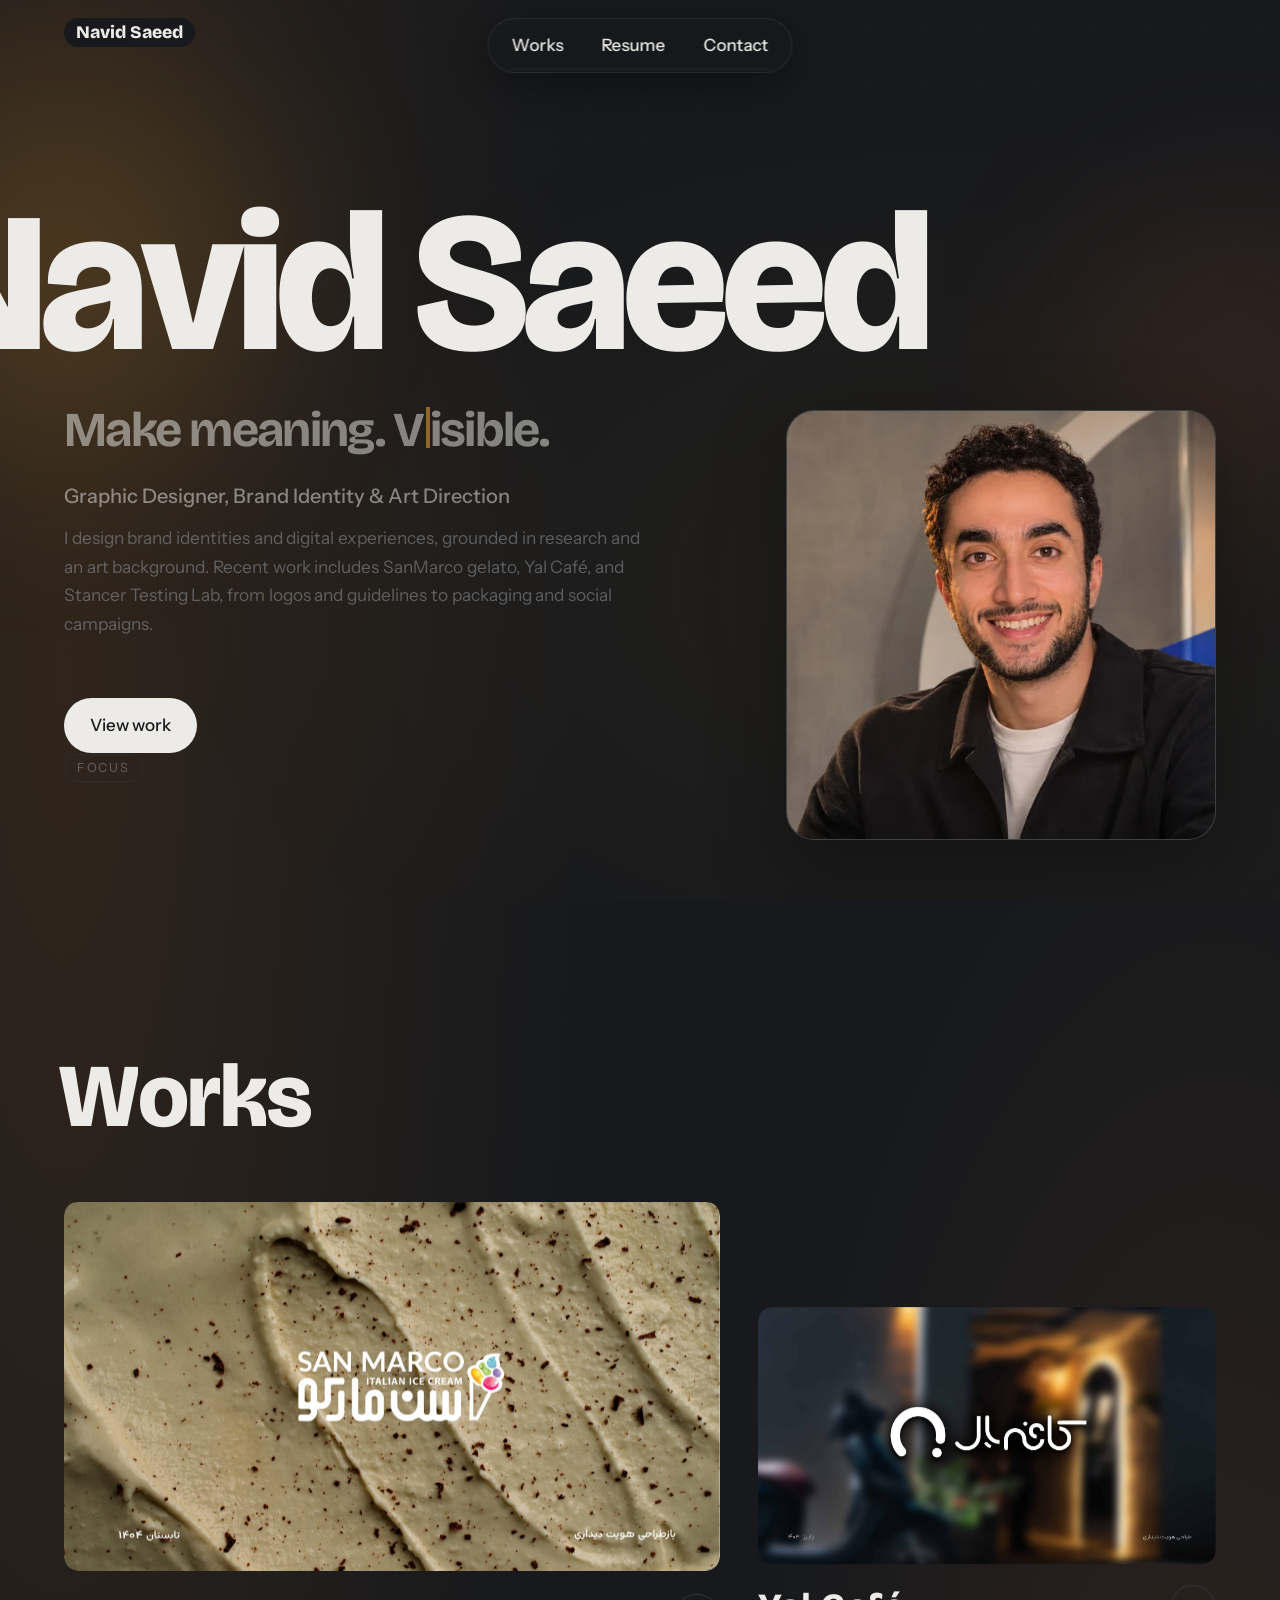
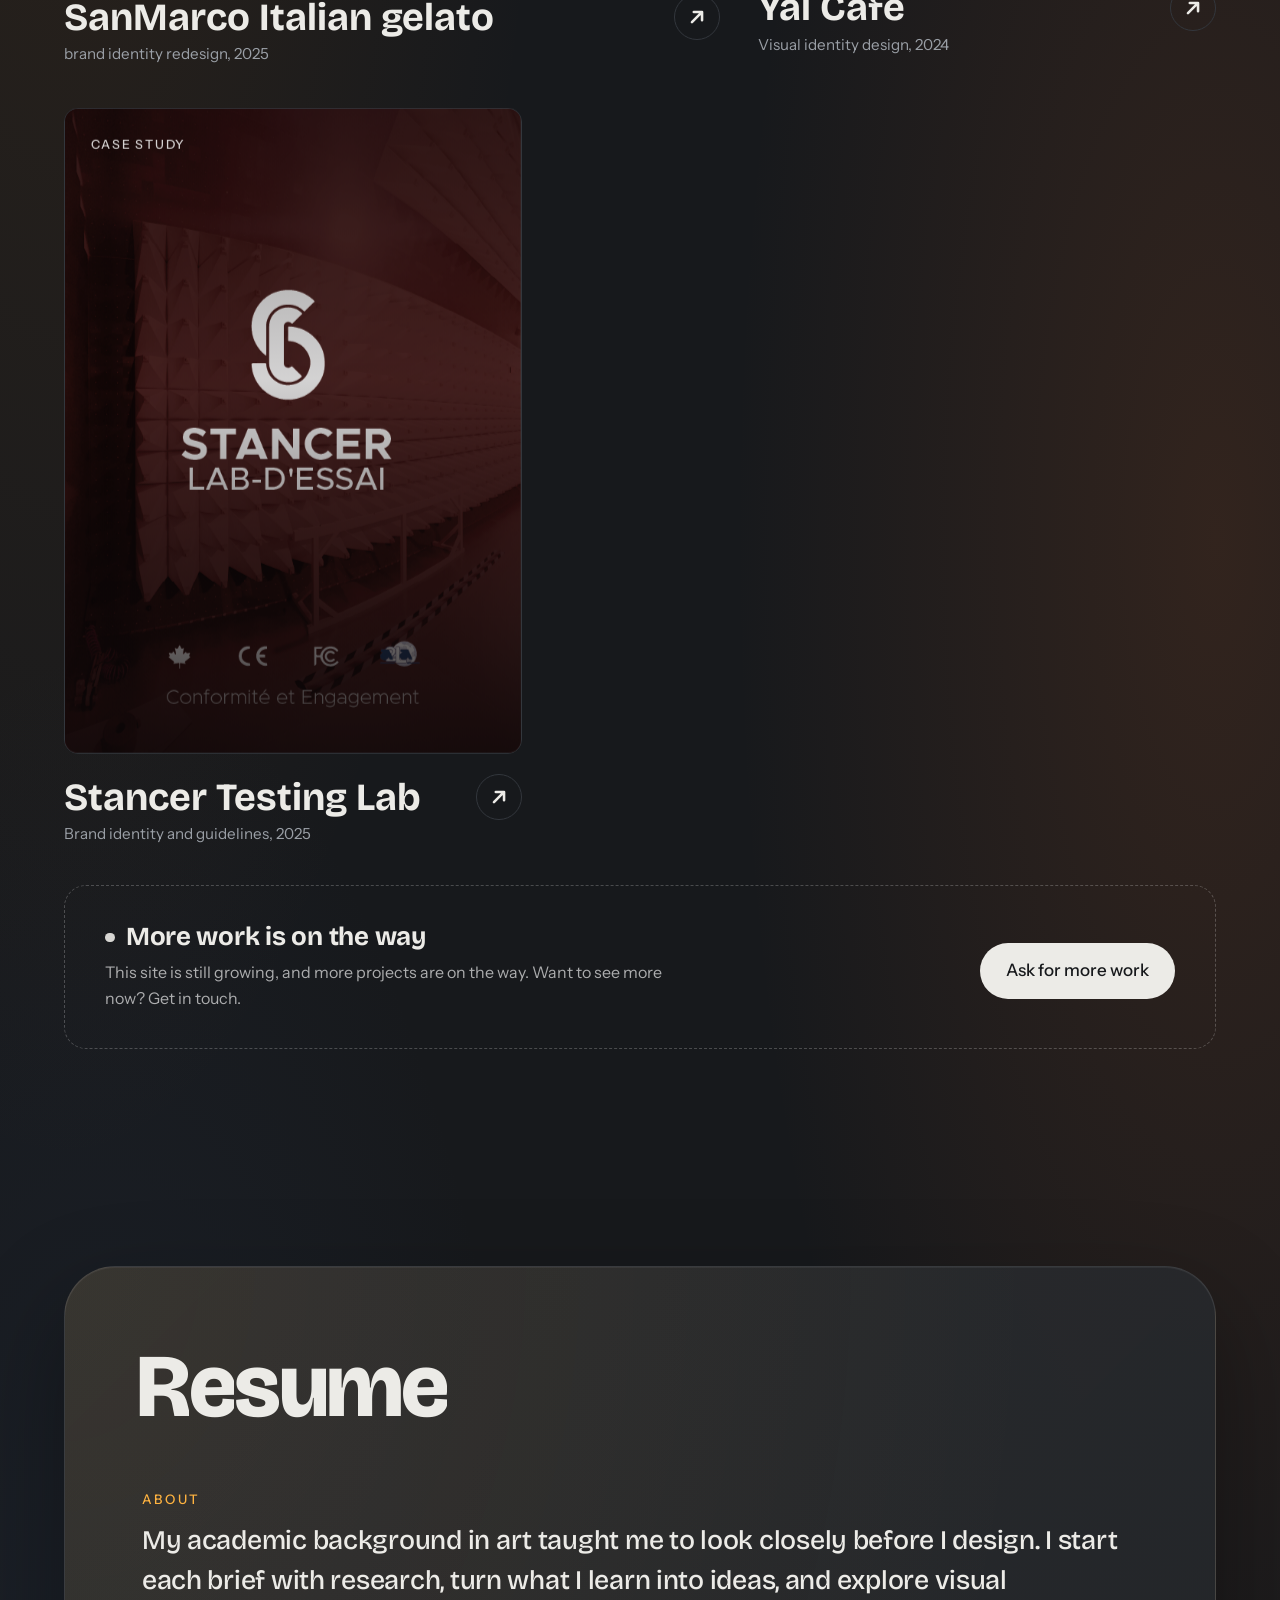
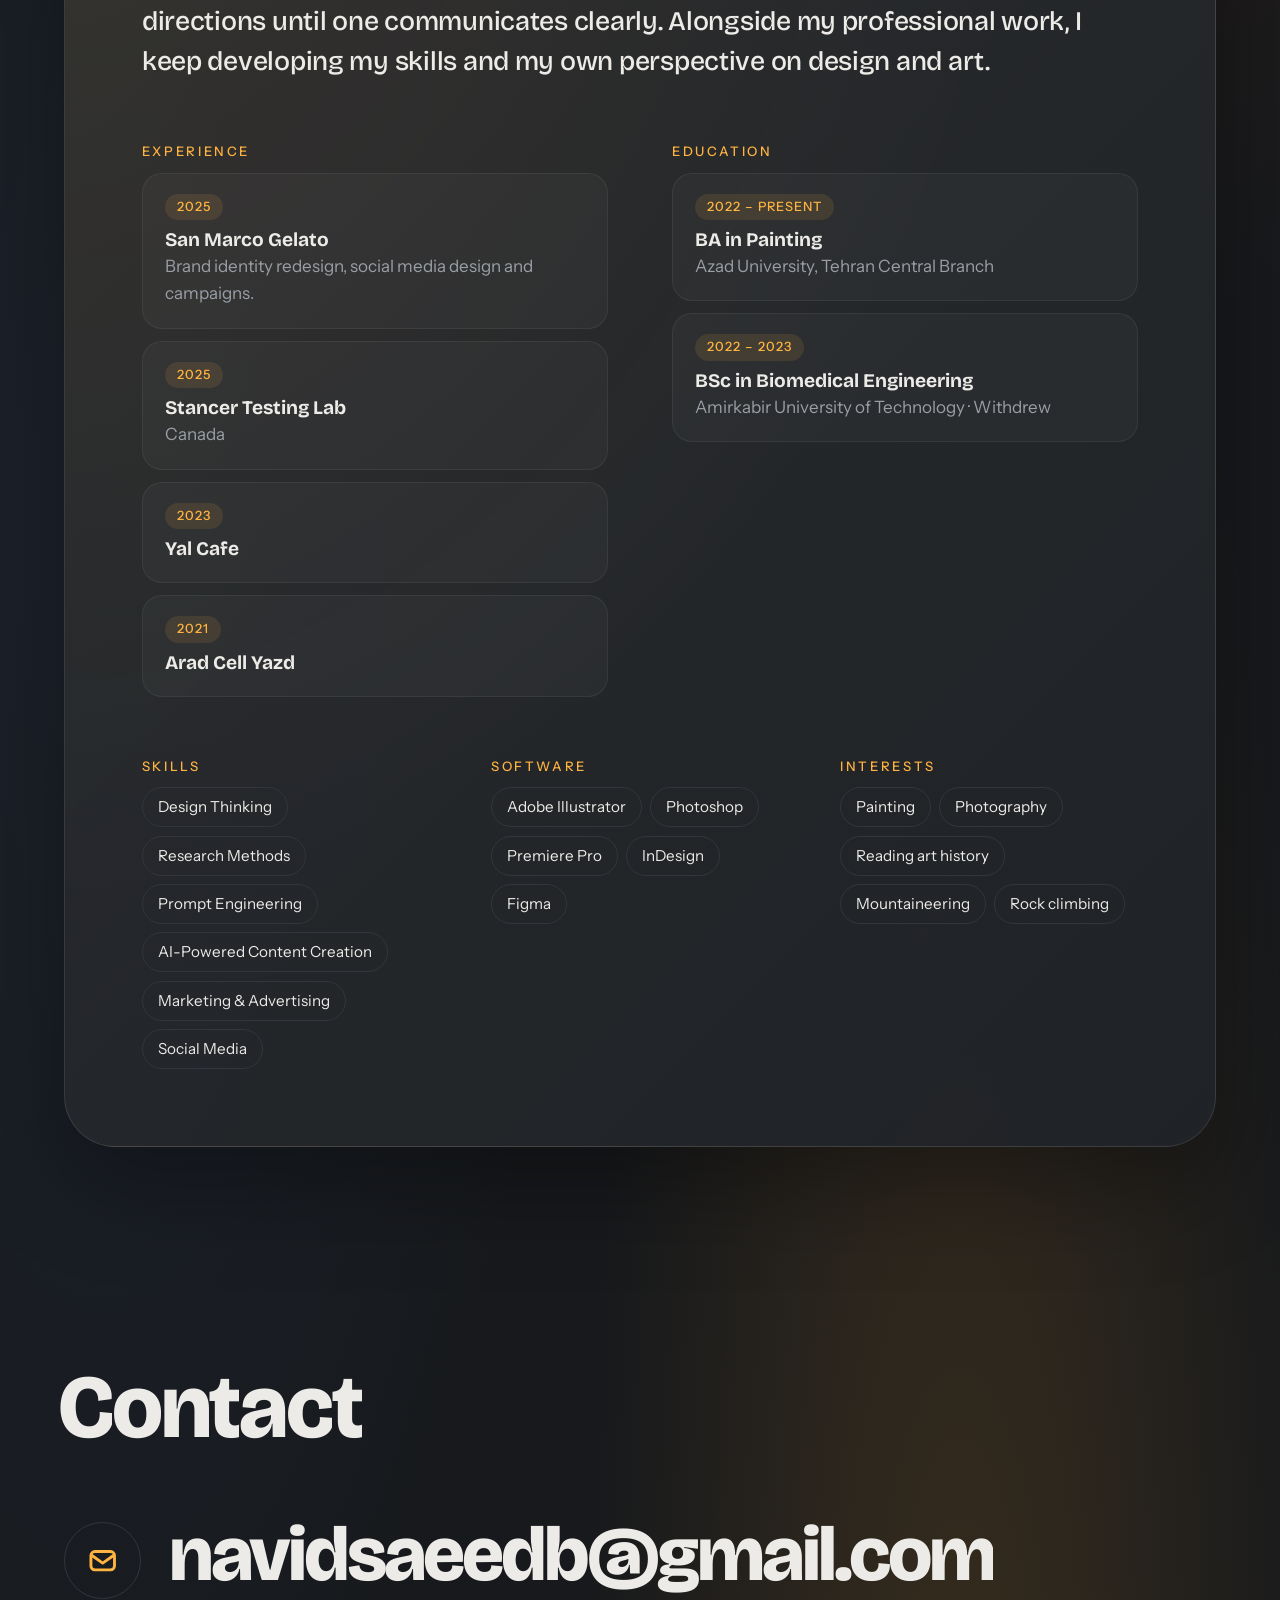
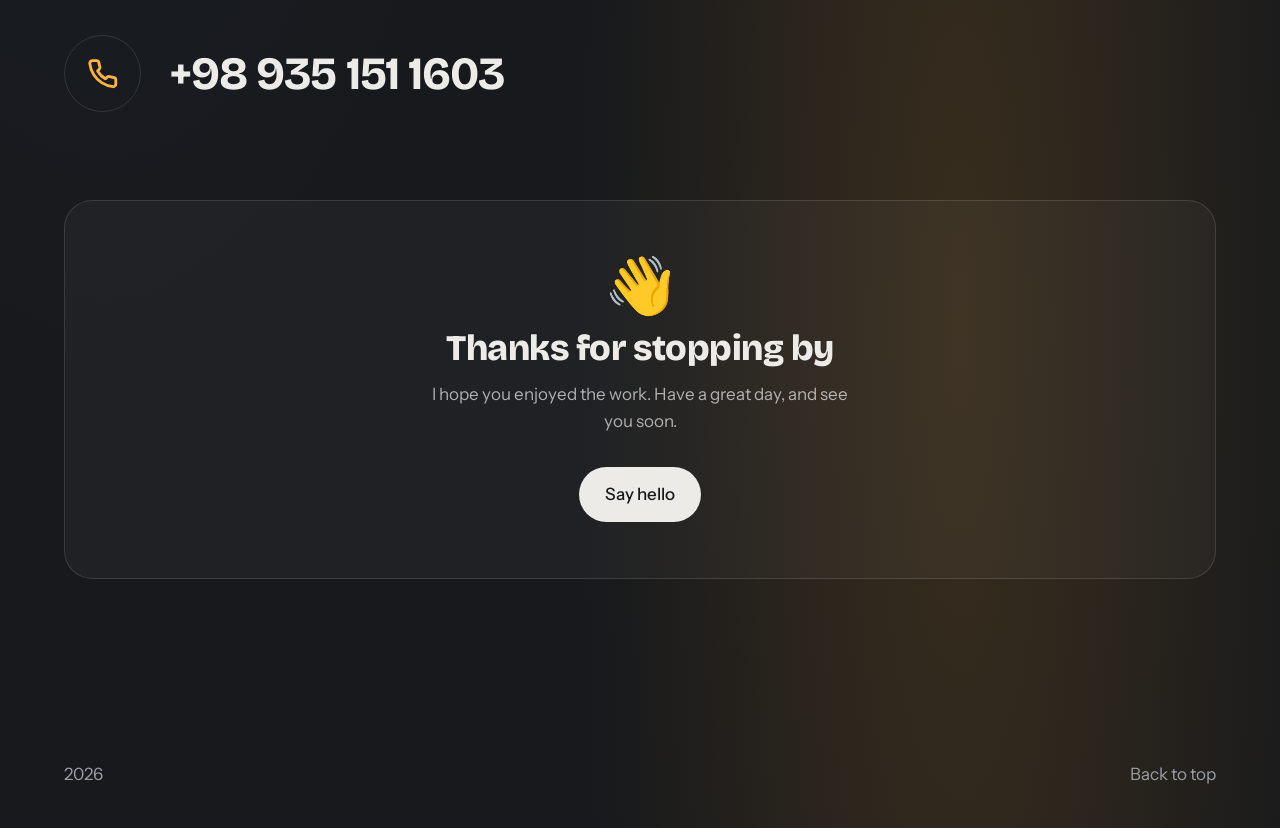
<file: index.html>
<!DOCTYPE html>
<html lang="en">
<head>
<meta charset="utf-8">
<meta name="color-scheme" content="dark">
<meta name="theme-color" content="#17191c">
<meta name="viewport" content="width=device-width, initial-scale=1, viewport-fit=cover">
<title>Navid Saeed – Graphic Designer, Brand Identity &amp; Art Direction</title>
<meta name="description" content="Navid Saeed is a graphic designer focused on brand identity, art direction, and digital experiences. Recent work: SanMarco gelato, Yal Café, and Stancer Testing Lab.">
<link rel="stylesheet" href="https://fonts.googleapis.com/css2?family=Bricolage+Grotesque:wght@500;700;800&family=Instrument+Sans:wght@400;500&display=swap">
<link rel="stylesheet" href="assets/css/styles.css">
<style>
/* Works: "more coming" note (self-contained, safe to move into styles.css) */
.works-note{margin:.25rem 0 0;max-width:46ch;font-family:"Instrument Sans",system-ui,sans-serif;font-size:1.0625rem;line-height:1.55;color:rgba(255,255,255,.64)}
.works-more{display:flex;align-items:center;justify-content:space-between;gap:1.5rem 2.5rem;flex-wrap:wrap;margin-top:clamp(1.5rem,3vw,2.5rem);padding:clamp(1.5rem,3vw,2.25rem) clamp(1.25rem,3.5vw,2.5rem);border:1.5px dashed rgba(255,255,255,.22);border-radius:22px}
.works-more-copy{max-width:52ch}
.works-more h3{display:flex;align-items:center;gap:.7rem;margin:0 0 .5rem;font-family:"Bricolage Grotesque",system-ui,sans-serif;font-weight:700;font-size:clamp(1.25rem,2.2vw,1.625rem);line-height:1.15;letter-spacing:-.01em}
.works-more h3 i{flex:none;width:.6rem;height:.6rem;border-radius:50%;background:currentColor;opacity:.9}
.works-more p{margin:0;font-family:"Instrument Sans",system-ui,sans-serif;font-size:1rem;line-height:1.6;color:rgba(255,255,255,.64)}
.works-more .btn{flex:none}
@media (prefers-reduced-motion:no-preference){
  .works-more h3 i{animation:wm-pulse 2.4s ease-in-out infinite}
  @keyframes wm-pulse{0%,100%{opacity:.95;transform:scale(1)}50%{opacity:.35;transform:scale(.8)}}
}
@media (max-width:640px){.works-more .btn{width:100%;text-align:center}}
/* Goodbye card */
.bye{margin-top:clamp(3rem,7vw,5.5rem);padding:clamp(2rem,5vw,3.5rem) clamp(1.25rem,4vw,3rem);display:flex;flex-direction:column;align-items:center;text-align:center;gap:.75rem;border:1px solid rgba(255,255,255,.12);border-radius:28px;background:rgba(255,255,255,.035)}
.bye-wave{display:inline-block;font-size:clamp(2.5rem,6vw,3.5rem);line-height:1;transform-origin:70% 75%;user-select:none}
.bye h3{margin:.25rem 0 0;font-family:"Bricolage Grotesque",system-ui,sans-serif;font-weight:800;font-size:clamp(1.5rem,3.4vw,2.25rem);line-height:1.1;letter-spacing:-.015em}
.bye p{margin:0 0 .75rem;max-width:40ch;font-family:"Instrument Sans",system-ui,sans-serif;font-size:1.0625rem;line-height:1.6;color:rgba(255,255,255,.64)}
@media (prefers-reduced-motion:no-preference){
  .bye:hover .bye-wave,.bye:focus-within .bye-wave{animation:bye-wave 1.4s ease-in-out 2}
  @keyframes bye-wave{0%,60%,100%{transform:rotate(0)}10%,30%,50%{transform:rotate(16deg)}20%,40%{transform:rotate(-8deg)}}
}
</style>
</head>
<body>
<nav>
  <a class="logo" href="#top">Navid Saeed</a>
  <div class="dock">
    <div class="dock-track" aria-hidden="true"><i></i></div>
    <ul>
      <li><a href="#works">Works</a></li>
      <li><a href="#resume">Resume</a></li>
      <li><a href="#contact">Contact</a></li>
    </ul>
  </div>
</nav>

<header class="hero" id="top">
  <div class="aurora" aria-hidden="true"><i></i><i></i></div>
  <div class="nameclip"><h1 class="name" aria-label="Navid Saeed"><span aria-hidden="true" style="--i:0">N</span><span aria-hidden="true" style="--i:1">a</span><span aria-hidden="true" style="--i:2">v</span><span aria-hidden="true" style="--i:3">i</span><span aria-hidden="true" style="--i:4">d</span> <span aria-hidden="true" style="--i:6">S</span><span aria-hidden="true" style="--i:7">a</span><span aria-hidden="true" style="--i:8">e</span><span aria-hidden="true" style="--i:9">e</span><span aria-hidden="true" style="--i:10">d</span></h1></div>
  <div class="hero-row">
    <div class="hero-copy"><p class="tagline" data-type><span class="t">Make meaning. Visible.</span><span class="r" aria-hidden="true"></span></p><p class="role fx" style="--d:1900ms"><b>Graphic Designer, Brand Identity &amp; Art Direction</b></p><p class="bio split words" style="--d0:2200ms">I design brand identities and digital experiences, grounded in research and an art background. Recent work includes SanMarco gelato, Yal Café, and Stancer Testing Lab, from logos and guidelines to packaging and social campaigns.</p><a class="btn hero-cta fx" href="#works" style="--d:2700ms">View work</a><p class="cycle fx" style="--d:3000ms"><span class="cycle-label">Focus</span><span class="cycle-word" data-words="Brand identity|Art direction|Digital experiences">Brand identity · Art direction · Digital experiences</span></p></div>
    <div class="ph portrait"><img src="assets/images/navid-saeed.webp" alt="Portrait of Navid Saeed" width="1672" height="941" decoding="async"></div>
  </div>
</header>

<section id="works">
  <h2 class="reveal">Works</h2>
  <div class="grid">
    <a class="card sanmarco" href="#sanmarco-view" aria-label="View SanMarco Italian gelato image"><div class="frame"><div class="ph"><img src="assets/projects/sanmarco/cover.jpg" alt="SanMarco Italian gelato brand identity redesign, 2025" width="1920" height="1080" loading="lazy" decoding="async"></div></div><span class="cursor">Case study <svg viewBox="0 0 24 24" width="18" height="18" fill="none" stroke="currentColor" stroke-width="2.8" stroke-linecap="round" stroke-linejoin="round" aria-hidden="true"><path d="M6.5 17.5 17 7M8.5 6.5H17.5V15.5"/></svg></span><h3>SanMarco Italian gelato <i aria-hidden="true"><svg viewBox="0 0 24 24" width="22" height="22" fill="none" stroke="currentColor" stroke-width="2.8" stroke-linecap="round" stroke-linejoin="round"><path d="M6.5 17.5 17 7M8.5 6.5H17.5V15.5"/></svg></i></h3><small>brand identity redesign, 2025</small></a>
    <a class="card yal-cafe" href="#yal-cafe-view" aria-haspopup="dialog" aria-label="View Yal Café case study"><div class="frame"><div class="ph"><img src="assets/projects/yal-cafe/cover.jpg" alt="Yal Café logo on the case study cover" width="1600" height="900" loading="lazy" decoding="async"></div></div><span class="cursor">Case study <svg viewBox="0 0 24 24" width="18" height="18" fill="none" stroke="currentColor" stroke-width="2.8" stroke-linecap="round" stroke-linejoin="round" aria-hidden="true"><path d="M6.5 17.5 17 7M8.5 6.5H17.5V15.5"/></svg></span><h3>Yal Café <i aria-hidden="true"><svg viewBox="0 0 24 24" width="22" height="22" fill="none" stroke="currentColor" stroke-width="2.8" stroke-linecap="round" stroke-linejoin="round"><path d="M6.5 17.5 17 7M8.5 6.5H17.5V15.5"/></svg></i></h3><small>Visual identity design, 2024</small></a>
    <a class="card stancer" href="#stancer-view" aria-haspopup="dialog" aria-label="View Stancer Testing Lab case study"><div class="stancer-frame"><img class="stancer-cover" src="assets/projects/stancer/cover.webp" alt="" width="596" height="842" loading="lazy" decoding="async"><span class="stancer-label">Case study</span><span class="cursor">Case study <svg viewBox="0 0 24 24" width="18" height="18" fill="none" stroke="currentColor" stroke-width="2.8" stroke-linecap="round" stroke-linejoin="round" aria-hidden="true"><path d="M6.5 17.5 17 7M8.5 6.5H17.5V15.5"/></svg></span></div><h3>Stancer Testing Lab <i aria-hidden="true"><svg viewBox="0 0 24 24" width="22" height="22" fill="none" stroke="currentColor" stroke-width="2.8" stroke-linecap="round" stroke-linejoin="round"><path d="M6.5 17.5 17 7M8.5 6.5H17.5V15.5"/></svg></i></h3><small>Brand identity and guidelines, 2025</small></a>
  </div>
  <aside class="works-more reveal" aria-label="More work coming">
    <div class="works-more-copy">
      <h3><i aria-hidden="true"></i>More work is on the way</h3>
      <p>This site is still growing, and more projects are on the way. Want to see more now? Get in touch.</p>
    </div>
    <a class="btn" href="#contact">Ask for more work</a>
  </aside>
</section>

<section class="resume" id="resume">
  <div class="resume-wrap">
    <div class="sticky reveal">
      <h2>Resume</h2>
    </div>
    <div>
      <div class="group about reveal">
        <h3>About</h3>
        <p class="lead">My academic background in art taught me to look closely before I design. I start each brief with research, turn what I learn into ideas, and explore visual directions until one communicates clearly. Alongside my professional work, I keep developing my skills and my own perspective on design and art.</p>
      </div>
      <div class="cols">
        <div class="col group">
          <h3>Experience</h3>
          <div class="row reveal"><time>2025</time><div><h4>San Marco Gelato</h4><p>Brand identity redesign, social media design and campaigns.</p></div></div>
          <div class="row reveal"><time>2025</time><div><h4>Stancer Testing Lab</h4><p>Canada</p></div></div>
          <div class="row reveal"><time>2023</time><div><h4>Yal Cafe</h4></div></div>
          <div class="row reveal"><time>2021</time><div><h4>Arad Cell Yazd</h4></div></div>
        </div>
        <div class="col group">
          <h3>Education</h3>
          <div class="row reveal"><time>2022 – Present</time><div><h4>BA in Painting</h4><p>Azad University, Tehran Central Branch</p></div></div>
          <div class="row reveal"><time>2022 – 2023</time><div><h4>BSc in Biomedical Engineering</h4><p>Amirkabir University of Technology · Withdrew</p></div></div>
        </div>
      </div>
      <div class="cols3">
        <div class="group"><h3>Skills</h3><div class="chips reveal"><span>Design Thinking</span><span>Research Methods</span><span>Prompt Engineering</span><span>AI-Powered Content Creation</span><span>Marketing &amp; Advertising</span><span>Social Media</span></div></div>
        <div class="group"><h3>Software</h3><div class="chips reveal"><span>Adobe Illustrator</span><span>Photoshop</span><span>Premiere Pro</span><span>InDesign</span><span>Figma</span></div></div>
        <div class="group"><h3>Interests</h3><div class="chips reveal"><span>Painting</span><span>Photography</span><span>Reading art history</span><span>Mountaineering</span><span>Rock climbing</span></div></div>
      </div>
    </div>
  </div>
</section>

<section id="contact">
  <h2 class="reveal">Contact</h2>
  <div class="contact-line reveal"><span class="ic"><svg viewBox="0 0 24 24" width="26" height="26" fill="none" stroke="currentColor" stroke-width="2.2" stroke-linecap="round" stroke-linejoin="round" aria-hidden="true"><rect x="3" y="5" width="18" height="14" rx="3"/><path d="m3.8 8 8.2 5.8L20.2 8"/></svg></span><a class="mail" href="mailto:navidsaeedb@gmail.com">navidsaeedb@gmail.com</a></div>
  <div class="contact-line reveal" style="--d:120ms"><span class="ic"><svg viewBox="0 0 24 24" width="26" height="26" fill="none" stroke="currentColor" stroke-width="2.2" stroke-linecap="round" stroke-linejoin="round" aria-hidden="true"><path d="M22 16.92v3a2 2 0 0 1-2.18 2 19.79 19.79 0 0 1-8.63-3.07 19.5 19.5 0 0 1-6-6 19.79 19.79 0 0 1-3.07-8.67A2 2 0 0 1 4.11 2h3a2 2 0 0 1 2 1.72 12.84 12.84 0 0 0 .7 2.81 2 2 0 0 1-.45 2.11L8.09 9.91a16 16 0 0 0 6 6l1.27-1.27a2 2 0 0 1 2.11-.45 12.84 12.84 0 0 0 2.81.7A2 2 0 0 1 22 16.92z"/></svg></span><a class="phone" href="tel:+989351511603" dir="ltr">+98 935 151 1603</a></div>
  <aside class="bye reveal" aria-label="Thank you">
    <span class="bye-wave" aria-hidden="true">&#128075;</span>
    <h3>Thanks for stopping by</h3>
    <p>I hope you enjoyed the work. Have a great day, and see you soon.</p>
    <a class="btn" href="mailto:navidsaeedb@gmail.com">Say hello</a>
  </aside>
</section>

<dialog id="sanmarco-view" class="case" aria-label="SanMarco Italian gelato — case study">
<div class="case-bar"><div class="case-title"><b>SanMarco Italian gelato</b><span>Case study · 2025</span></div><span class="case-count" aria-hidden="true">1 / 17</span><button type="button" class="case-close" autofocus>Close ✕</button><i class="case-progress" aria-hidden="true"></i></div>
<div class="case-scroll" tabindex="0">
<figure><img data-src="assets/projects/sanmarco/pages/01.jpg" width="1600" height="900" loading="lazy" decoding="async" alt="SanMarco case study, page 1 of 17"></figure>
<figure><img data-src="assets/projects/sanmarco/pages/02.jpg" width="1600" height="900" loading="lazy" decoding="async" alt="SanMarco case study, page 2 of 17"></figure>
<figure><img data-src="assets/projects/sanmarco/pages/03.jpg" width="1600" height="900" loading="lazy" decoding="async" alt="SanMarco case study, page 3 of 17"></figure>
<figure><img data-src="assets/projects/sanmarco/pages/04.jpg" width="1600" height="900" loading="lazy" decoding="async" alt="SanMarco case study, page 4 of 17"></figure>
<figure><img data-src="assets/projects/sanmarco/pages/05.jpg" width="1600" height="900" loading="lazy" decoding="async" alt="SanMarco case study, page 5 of 17"></figure>
<figure><img data-src="assets/projects/sanmarco/pages/06.jpg" width="1600" height="900" loading="lazy" decoding="async" alt="SanMarco case study, page 6 of 17"></figure>
<figure><img data-src="assets/projects/sanmarco/pages/07.jpg" width="1600" height="900" loading="lazy" decoding="async" alt="SanMarco case study, page 7 of 17"></figure>
<figure><img data-src="assets/projects/sanmarco/pages/08.jpg" width="1600" height="900" loading="lazy" decoding="async" alt="SanMarco case study, page 8 of 17"></figure>
<figure><img data-src="assets/projects/sanmarco/pages/09.jpg" width="1600" height="900" loading="lazy" decoding="async" alt="SanMarco case study, page 9 of 17"></figure>
<figure><img data-src="assets/projects/sanmarco/pages/10.jpg" width="1600" height="900" loading="lazy" decoding="async" alt="SanMarco case study, page 10 of 17"></figure>
<figure><img data-src="assets/projects/sanmarco/pages/11.jpg" width="1600" height="900" loading="lazy" decoding="async" alt="SanMarco case study, page 11 of 17"></figure>
<figure><img data-src="assets/projects/sanmarco/pages/12.jpg" width="1600" height="900" loading="lazy" decoding="async" alt="SanMarco case study, page 12 of 17"></figure>
<figure><img data-src="assets/projects/sanmarco/pages/13.jpg" width="1600" height="900" loading="lazy" decoding="async" alt="SanMarco case study, page 13 of 17"></figure>
<figure><img data-src="assets/projects/sanmarco/pages/14.jpg" width="1600" height="900" loading="lazy" decoding="async" alt="SanMarco case study, page 14 of 17"></figure>
<figure><img data-src="assets/projects/sanmarco/pages/15.jpg" width="1600" height="900" loading="lazy" decoding="async" alt="SanMarco case study, page 15 of 17"></figure>
<figure><img data-src="assets/projects/sanmarco/pages/16.jpg" width="1600" height="900" loading="lazy" decoding="async" alt="SanMarco case study, page 16 of 17"></figure>
<figure><img data-src="assets/projects/sanmarco/pages/17.jpg" width="1600" height="900" loading="lazy" decoding="async" alt="SanMarco case study, page 17 of 17"></figure>
</div></dialog>

<dialog id="yal-cafe-view" class="case" aria-label="Yal Café case study">
<div class="case-bar"><div class="case-title"><b>Yal Café</b><span>Visual identity design · 2024</span></div><span class="case-count" aria-hidden="true">1 / 12</span><button type="button" class="case-close" autofocus>Close ✕</button><i class="case-progress" aria-hidden="true"></i></div>
<div class="case-scroll" tabindex="0">
<figure><img data-src="assets/projects/yal-cafe/pages/01.jpg" width="1600" height="900" loading="lazy" decoding="async" alt="Page 1 of 12. Yal Café logo on the case study cover"></figure>
<figure><img data-src="assets/projects/yal-cafe/pages/02.jpg" width="1600" height="900" loading="lazy" decoding="async" alt="Page 2 of 12. Brand overview and audience for the café and bakery"></figure>
<figure><img data-src="assets/projects/yal-cafe/pages/03.jpg" width="1600" height="900" loading="lazy" decoding="async" alt="Page 3 of 12. Logo concept and construction inspired by a horseshoe and flowing mane"></figure>
<figure><img data-src="assets/projects/yal-cafe/pages/04.jpg" width="1600" height="900" loading="lazy" decoding="async" alt="Page 4 of 12. Logo and wordmark variations"></figure>
<figure><img data-src="assets/projects/yal-cafe/pages/05.jpg" width="1600" height="900" loading="lazy" decoding="async" alt="Page 5 of 12. Café imagery and branded takeaway cup"></figure>
<figure><img data-src="assets/projects/yal-cafe/pages/06.jpg" width="1600" height="900" loading="lazy" decoding="async" alt="Page 6 of 12. Brand colour palette"></figure>
<figure><img data-src="assets/projects/yal-cafe/pages/07.jpg" width="1600" height="900" loading="lazy" decoding="async" alt="Page 7 of 12. Dana and Vazir type specimens"></figure>
<figure><img data-src="assets/projects/yal-cafe/pages/08.jpg" width="1600" height="900" loading="lazy" decoding="async" alt="Page 8 of 12. Brand pattern and its construction"></figure>
<figure><img data-src="assets/projects/yal-cafe/pages/09.jpg" width="1600" height="900" loading="lazy" decoding="async" alt="Page 9 of 12. Branded takeaway bags"></figure>
<figure><img data-src="assets/projects/yal-cafe/pages/10.jpg" width="1600" height="900" loading="lazy" decoding="async" alt="Page 10 of 12. Paper bag and sticker applications"></figure>
<figure><img data-src="assets/projects/yal-cafe/pages/11.jpg" width="1600" height="900" loading="lazy" decoding="async" alt="Page 11 of 12. Takeaway cups and carrier packaging"></figure>
<figure><img data-src="assets/projects/yal-cafe/pages/12.jpg" width="1600" height="900" loading="lazy" decoding="async" alt="Page 12 of 12. Closing image and project credits"></figure>
</div></dialog>


<dialog id="stancer-view" class="case" aria-label="Stancer Testing Lab case study">
  <div class="case-bar">
    <div class="case-title"><b>Stancer Testing Lab</b><span>Brand identity · 2025</span></div>
    <span class="case-count" aria-hidden="true">1 / 15</span>
    <button type="button" class="case-close" autofocus>Close ✕</button>
    <i class="case-progress" aria-hidden="true"></i>
  </div>
  <div class="case-scroll" tabindex="0">
  <figure><a href="assets/projects/stancer/pages/01.jpg" target="_blank" rel="noopener" aria-label="Open full-resolution Stancer page 1 in a new tab"><img data-src="assets/projects/stancer/pages/01.jpg" width="3000" height="1688" loading="lazy" decoding="async" alt="Stancer Testing Lab case study, page 1 of 15"></a></figure>
  <figure><a href="assets/projects/stancer/pages/02.jpg" target="_blank" rel="noopener" aria-label="Open full-resolution Stancer page 2 in a new tab"><img data-src="assets/projects/stancer/pages/02.jpg" width="3000" height="1688" loading="lazy" decoding="async" alt="Stancer Testing Lab case study, page 2 of 15"></a></figure>
  <figure><a href="assets/projects/stancer/pages/03.jpg" target="_blank" rel="noopener" aria-label="Open full-resolution Stancer page 3 in a new tab"><img data-src="assets/projects/stancer/pages/03.jpg" width="3000" height="1688" loading="lazy" decoding="async" alt="Stancer Testing Lab case study, page 3 of 15"></a></figure>
  <figure><a href="assets/projects/stancer/pages/04.jpg" target="_blank" rel="noopener" aria-label="Open full-resolution Stancer page 4 in a new tab"><img data-src="assets/projects/stancer/pages/04.jpg" width="3000" height="1688" loading="lazy" decoding="async" alt="Stancer Testing Lab case study, page 4 of 15"></a></figure>
  <figure><a href="assets/projects/stancer/pages/05.jpg" target="_blank" rel="noopener" aria-label="Open full-resolution Stancer page 5 in a new tab"><img data-src="assets/projects/stancer/pages/05.jpg" width="3000" height="1688" loading="lazy" decoding="async" alt="Stancer Testing Lab case study, page 5 of 15"></a></figure>
  <figure><a href="assets/projects/stancer/pages/06.jpg" target="_blank" rel="noopener" aria-label="Open full-resolution Stancer page 6 in a new tab"><img data-src="assets/projects/stancer/pages/06.jpg" width="3000" height="1688" loading="lazy" decoding="async" alt="Stancer Testing Lab case study, page 6 of 15"></a></figure>
  <figure><a href="assets/projects/stancer/pages/07.jpg" target="_blank" rel="noopener" aria-label="Open full-resolution Stancer page 7 in a new tab"><img data-src="assets/projects/stancer/pages/07.jpg" width="3000" height="1688" loading="lazy" decoding="async" alt="Stancer Testing Lab case study, page 7 of 15"></a></figure>
  <figure><a href="assets/projects/stancer/pages/08.jpg" target="_blank" rel="noopener" aria-label="Open full-resolution Stancer page 8 in a new tab"><img data-src="assets/projects/stancer/pages/08.jpg" width="3000" height="1688" loading="lazy" decoding="async" alt="Stancer Testing Lab case study, page 8 of 15"></a></figure>
  <figure><a href="assets/projects/stancer/pages/09.jpg" target="_blank" rel="noopener" aria-label="Open full-resolution Stancer page 9 in a new tab"><img data-src="assets/projects/stancer/pages/09.jpg" width="3000" height="1688" loading="lazy" decoding="async" alt="Stancer Testing Lab case study, page 9 of 15"></a></figure>
  <figure><a href="assets/projects/stancer/pages/10.jpg" target="_blank" rel="noopener" aria-label="Open full-resolution Stancer page 10 in a new tab"><img data-src="assets/projects/stancer/pages/10.jpg" width="3000" height="1688" loading="lazy" decoding="async" alt="Stancer Testing Lab case study, page 10 of 15"></a></figure>
  <figure><a href="assets/projects/stancer/pages/11.jpg" target="_blank" rel="noopener" aria-label="Open full-resolution Stancer page 11 in a new tab"><img data-src="assets/projects/stancer/pages/11.jpg" width="3000" height="1688" loading="lazy" decoding="async" alt="Stancer Testing Lab case study, page 11 of 15"></a></figure>
  <figure><a href="assets/projects/stancer/pages/12.jpg" target="_blank" rel="noopener" aria-label="Open full-resolution Stancer page 12 in a new tab"><img data-src="assets/projects/stancer/pages/12.jpg" width="3000" height="1688" loading="lazy" decoding="async" alt="Stancer Testing Lab case study, page 12 of 15"></a></figure>
  <figure><a href="assets/projects/stancer/pages/13.jpg" target="_blank" rel="noopener" aria-label="Open full-resolution Stancer page 13 in a new tab"><img data-src="assets/projects/stancer/pages/13.jpg" width="3000" height="1688" loading="lazy" decoding="async" alt="Stancer Testing Lab case study, page 13 of 15"></a></figure>
  <figure><a href="assets/projects/stancer/pages/14.jpg" target="_blank" rel="noopener" aria-label="Open full-resolution Stancer page 14 in a new tab"><img data-src="assets/projects/stancer/pages/14.jpg" width="3000" height="1688" loading="lazy" decoding="async" alt="Stancer Testing Lab case study, page 14 of 15"></a></figure>
  <figure><a href="assets/projects/stancer/pages/15.jpg" target="_blank" rel="noopener" aria-label="Open full-resolution Stancer page 15 in a new tab"><img data-src="assets/projects/stancer/pages/15.jpg" width="3000" height="1688" loading="lazy" decoding="async" alt="Stancer Testing Lab case study, page 15 of 15"></a></figure>
  </div>
</dialog>

<footer><span>2026</span><a href="#top">Back to top</a></footer>

<script src="assets/js/main.js" defer></script>
</body>
</html>
</file>
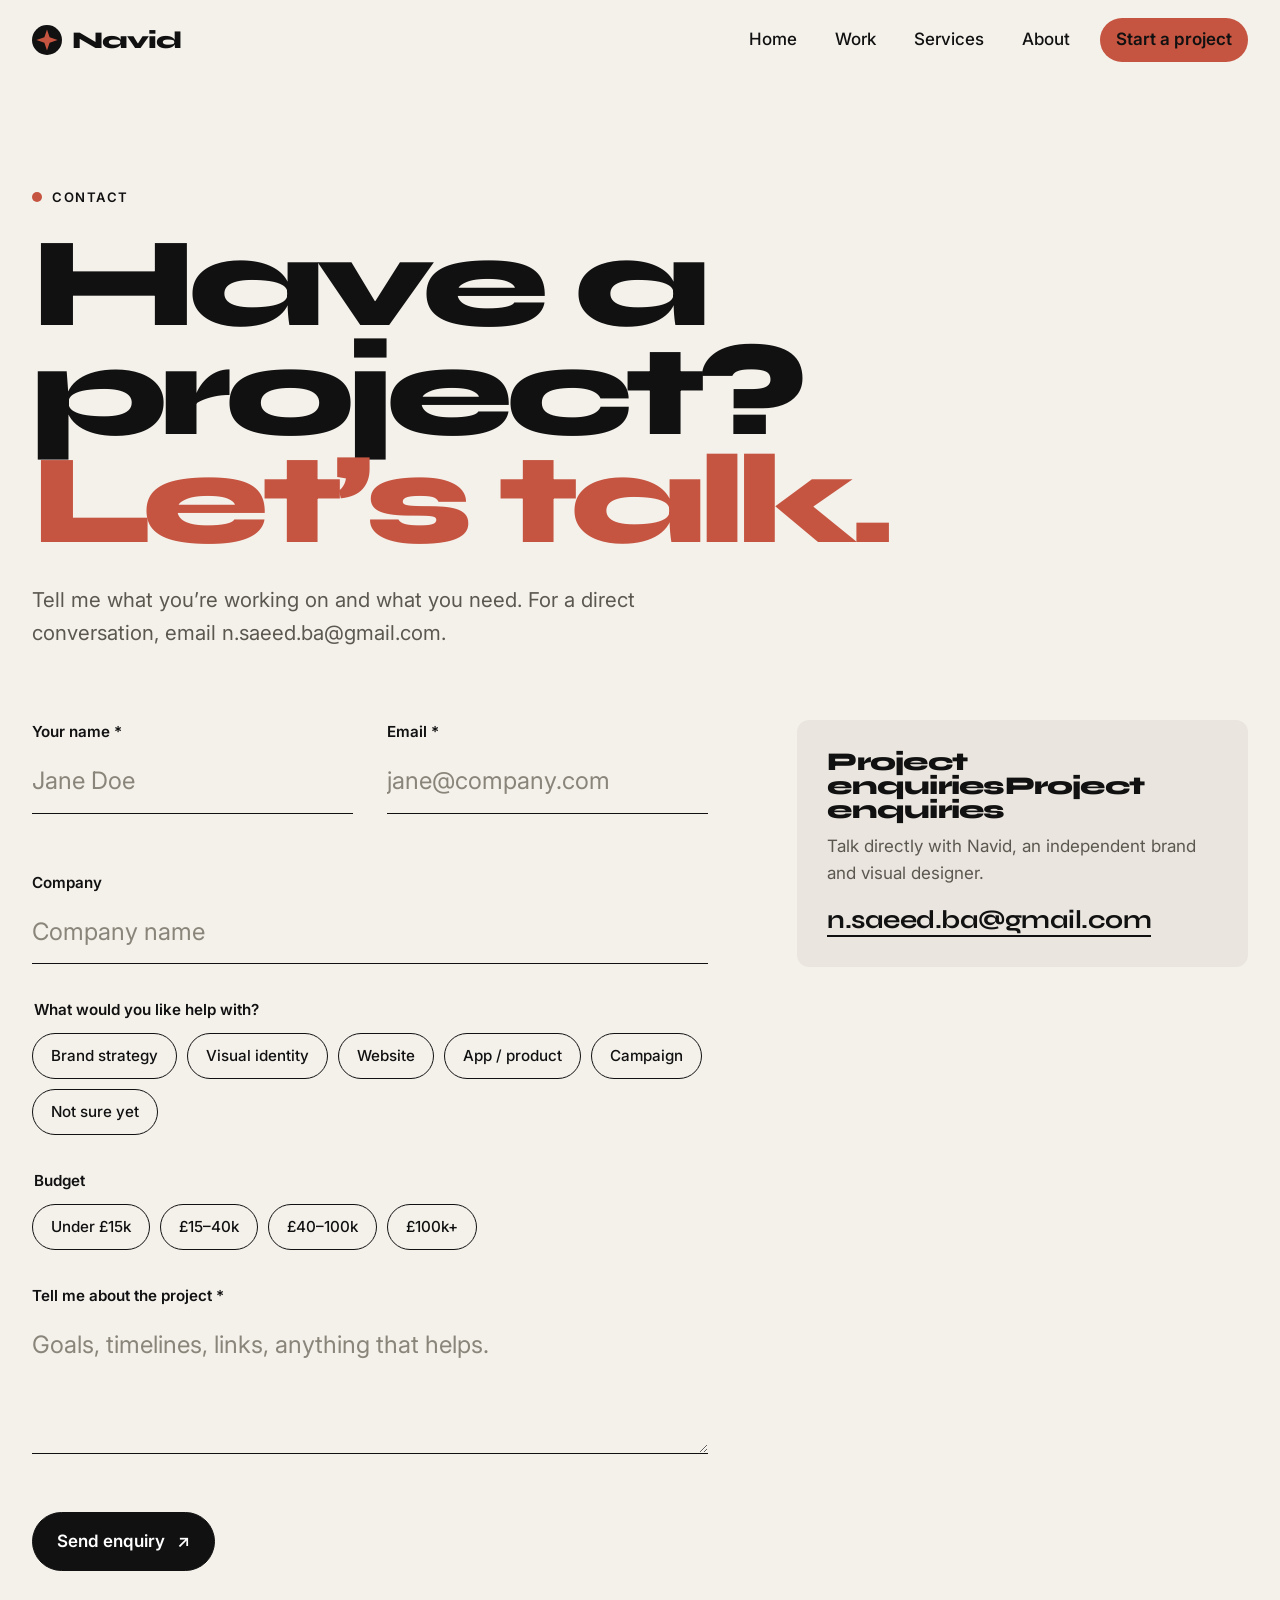
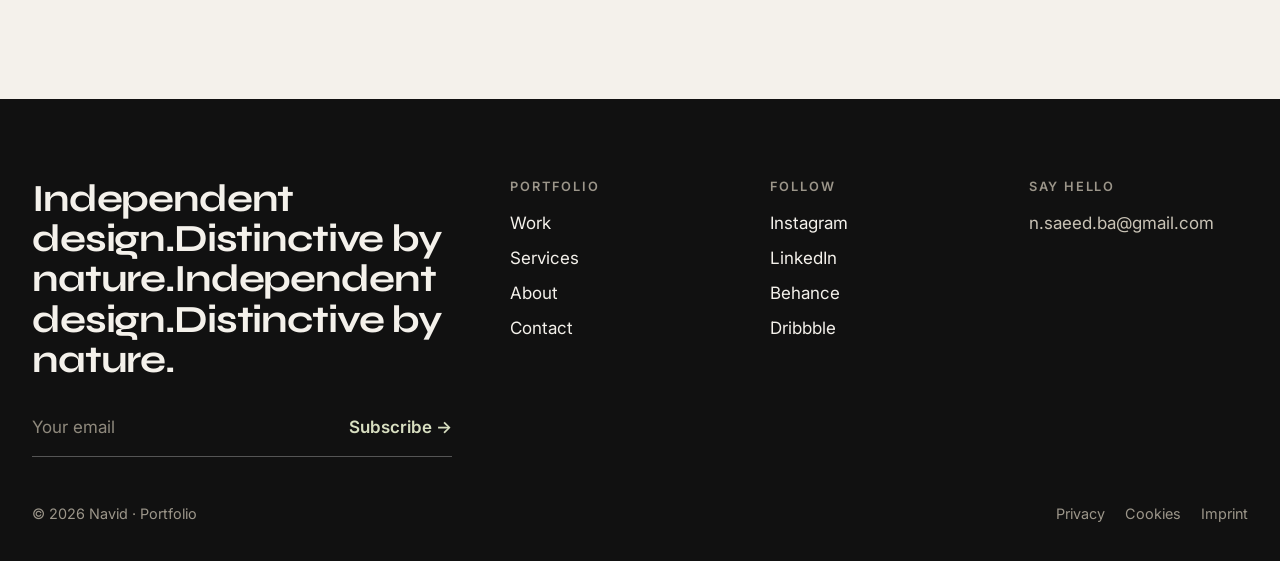
<file: contact.html>
<!doctype html>
<html lang="en" class="no-js">
<head>
  <meta charset="utf-8">
  <meta name="viewport" content="width=device-width, initial-scale=1">
  <title>Contact — Navid, Brand &amp; Visual Designer</title>
  <meta name="description" content="Get in touch with Navid about brand identity, visual design, or an upcoming project.">
  <meta property="og:title" content="Contact — Navid, Brand &amp; Visual Designer">
  <meta property="og:description" content="Contact independent brand and visual designer Navid to discuss a project.">
  <meta property="og:type" content="website">
  <meta property="og:image" content="assets/img/og-image.svg">
  <meta name="theme-color" content="#111111">
  <link rel="icon" href="data:image/svg+xml,%3Csvg xmlns='http://www.w3.org/2000/svg' viewBox='0 0 34 34'%3E%3Ccircle cx='17' cy='17' r='17' fill='%23111'/%3E%3Cpath d='M17 5l3 9 9 3-9 3-3 9-3-9-9-3 9-3z' fill='%23ff4d2e'/%3E%3C/svg%3E">
  <link rel="preconnect" href="https://fonts.googleapis.com">
  <link rel="preconnect" href="https://fonts.gstatic.com" crossorigin>
  <link href="https://fonts.googleapis.com/css2?family=Inter:wght@400;500;600;700&family=Syne:wght@600;700;800&display=swap" rel="stylesheet">
  <link rel="stylesheet" href="assets/css/style.css">
  <script src="assets/js/main.js" defer></script>
</head>
<body>
  <a class="skip-link" href="#main">Skip to content</a>
  <header class="site-header">
    <nav class="container nav" aria-label="Primary">
      <a class="logo" href="index.html" aria-label="Navid portfolio home"><svg viewBox="0 0 34 34" aria-hidden="true"><circle cx="17" cy="17" r="17" style="fill:var(--ink)"/><path d="M17 5l3 9 9 3-9 3-3 9-3-9-9-3 9-3z" style="fill:var(--brand)"/></svg><span data-zt="brandName">Navid</span></a>
      <button class="menu-toggle" type="button" aria-expanded="false" aria-controls="nav-links"><i aria-hidden="true"></i><span>Menu</span></button>
      <ul class="nav-links" id="nav-links">
        <li><a href="index.html">Home</a></li>
        <li><a href="work.html">Work</a></li>
        <li><a href="index.html#services">Services</a></li>
        <li><a href="index.html#team">About</a></li>
        <li class="nav-cta"><a href="contact.html" aria-current="page">Start a project</a></li>
      </ul>
    </nav>
  </header>

  <main id="main">
    <section class="page-hero container" aria-labelledby="page-title">
      <span class="label">Contact</span>
      <h1 id="page-title" data-zt="heading">Have a project? <em style="font-style:normal;color:var(--brand)">Let’s talk.</em></h1>
      <p>Tell me what you’re working on and what you need. For a direct conversation, email n.saeed.ba@gmail.com.</p>
    </section>

    <section class="container" style="padding-bottom:clamp(80px,10vw,140px)" aria-label="Project enquiry">
      <div class="contact-grid">
        <!-- Wire this form: set action to your Formspree endpoint (https://formspree.io/f/xxxx)
             or add name="contact" data-netlify="true" when deploying on Netlify, then remove data-demo-contact. -->
        <form class="form" action="#" method="post" data-demo-contact novalidate>
          <div class="two">
            <div class="field"><label for="c-name">Your name *</label><input id="c-name" name="name" autocomplete="name" placeholder="Jane Doe" required><span class="error" aria-live="polite"></span></div>
            <div class="field"><label for="c-email">Email *</label><input id="c-email" name="email" type="email" autocomplete="email" placeholder="jane@company.com" required><span class="error" aria-live="polite"></span></div>
          </div>
          <div class="field"><label for="c-company">Company</label><input id="c-company" name="company" autocomplete="organization" placeholder="Company name"></div>
          <fieldset class="field"><legend>What would you like help with?</legend><div class="chips"><label><input type="checkbox" name="services" value="Brand strategy"><span>Brand strategy</span></label><label><input type="checkbox" name="services" value="Visual identity"><span>Visual identity</span></label><label><input type="checkbox" name="services" value="Website"><span>Website</span></label><label><input type="checkbox" name="services" value="App / product"><span>App / product</span></label><label><input type="checkbox" name="services" value="Campaign"><span>Campaign</span></label><label><input type="checkbox" name="services" value="Not sure yet"><span>Not sure yet</span></label></div></fieldset>
          <fieldset class="field"><legend>Budget</legend><div class="chips"><label><input type="radio" name="budget" value="Under £15k" required><span>Under £15k</span></label><label><input type="radio" name="budget" value="£15–40k"><span>£15–40k</span></label><label><input type="radio" name="budget" value="£40–100k"><span>£40–100k</span></label><label><input type="radio" name="budget" value="£100k+"><span>£100k+</span></label></div></fieldset>
          <div class="field"><label for="c-msg">Tell me about the project *</label><textarea id="c-msg" name="message" placeholder="Goals, timelines, links, anything that helps." required></textarea><span class="error" aria-live="polite"></span></div>
          <div><button class="btn btn-dark" type="submit">Send enquiry <span class="arrow">&nearr;</span></button></div>
          <p class="form-status" role="status" aria-live="polite"></p>
        </form>

        <aside class="contact-aside">
          <div class="aside-card">
            <h2>Project enquiries</h2>
            <p>Talk directly with Navid, an independent brand and visual designer.</p>
            <a class="big-link" href="mailto:n.saeed.ba@gmail.com">n.saeed.ba@gmail.com</a>
          </div>
        </aside>
      </div>
    </section>
  </main>
  <footer class="site-footer">
    <div class="container">
      <div class="footer-grid">
        <div>
          <h2>Independent design.<br>Distinctive by nature.</h2>
          <!-- Wire this form: point action at Formspree (https://formspree.io/f/xxxx) or add data-netlify="true" on Netlify. -->
          <form class="newsletter" action="#" method="post" data-demo-form novalidate>
            <label class="visually-hidden" for="nl-email">Email address</label>
            <input id="nl-email" type="email" name="email" placeholder="Your email" autocomplete="email" required>
            <button type="submit">Subscribe &rarr;</button>
          </form>
          <p class="form-msg" role="status" aria-live="polite"></p>
        </div>
        <div>
          <h3>Portfolio</h3>
          <ul><li><a href="work.html">Work</a></li><li><a href="index.html#services">Services</a></li><li><a href="index.html#team">About</a></li><li><a href="contact.html">Contact</a></li></ul>
        </div>
        <div>
          <h3>Follow</h3>
          <ul><li><a href="#main">Instagram</a></li><li><a href="#main">LinkedIn</a></li><li><a href="#main">Behance</a></li><li><a href="#main">Dribbble</a></li></ul>
        </div>
        <div>
          <h3>Say hello</h3>
          <address>n.saeed.ba@gmail.com</address>
        </div>
      </div>

      <div class="footer-bottom">
        <span>&copy; <span data-year>2026</span> <span data-zt="brandName">Navid</span> · Portfolio</span>
        <nav aria-label="Legal"><a href="#main">Privacy</a><a href="#main">Cookies</a><a href="#main">Imprint</a></nav>
      </div>
    </div>
  </footer>
</body>
</html>
</file>
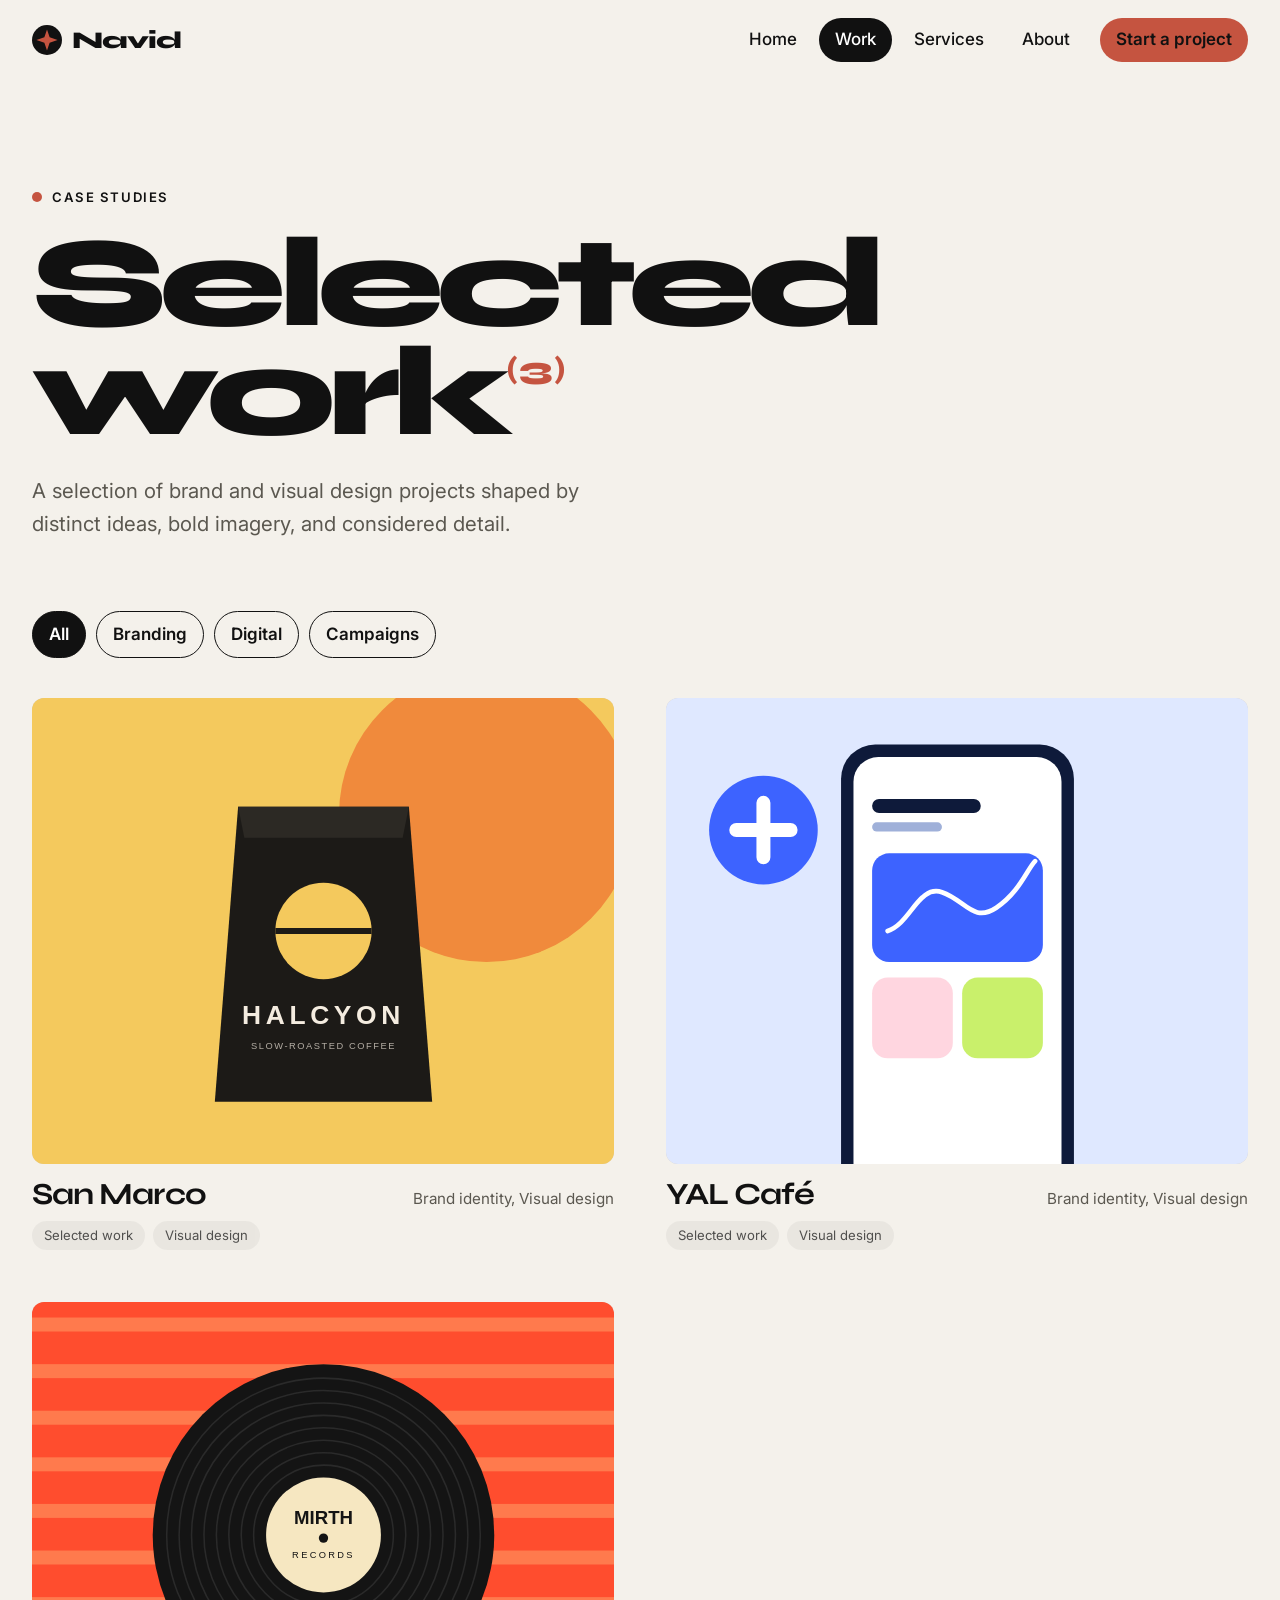
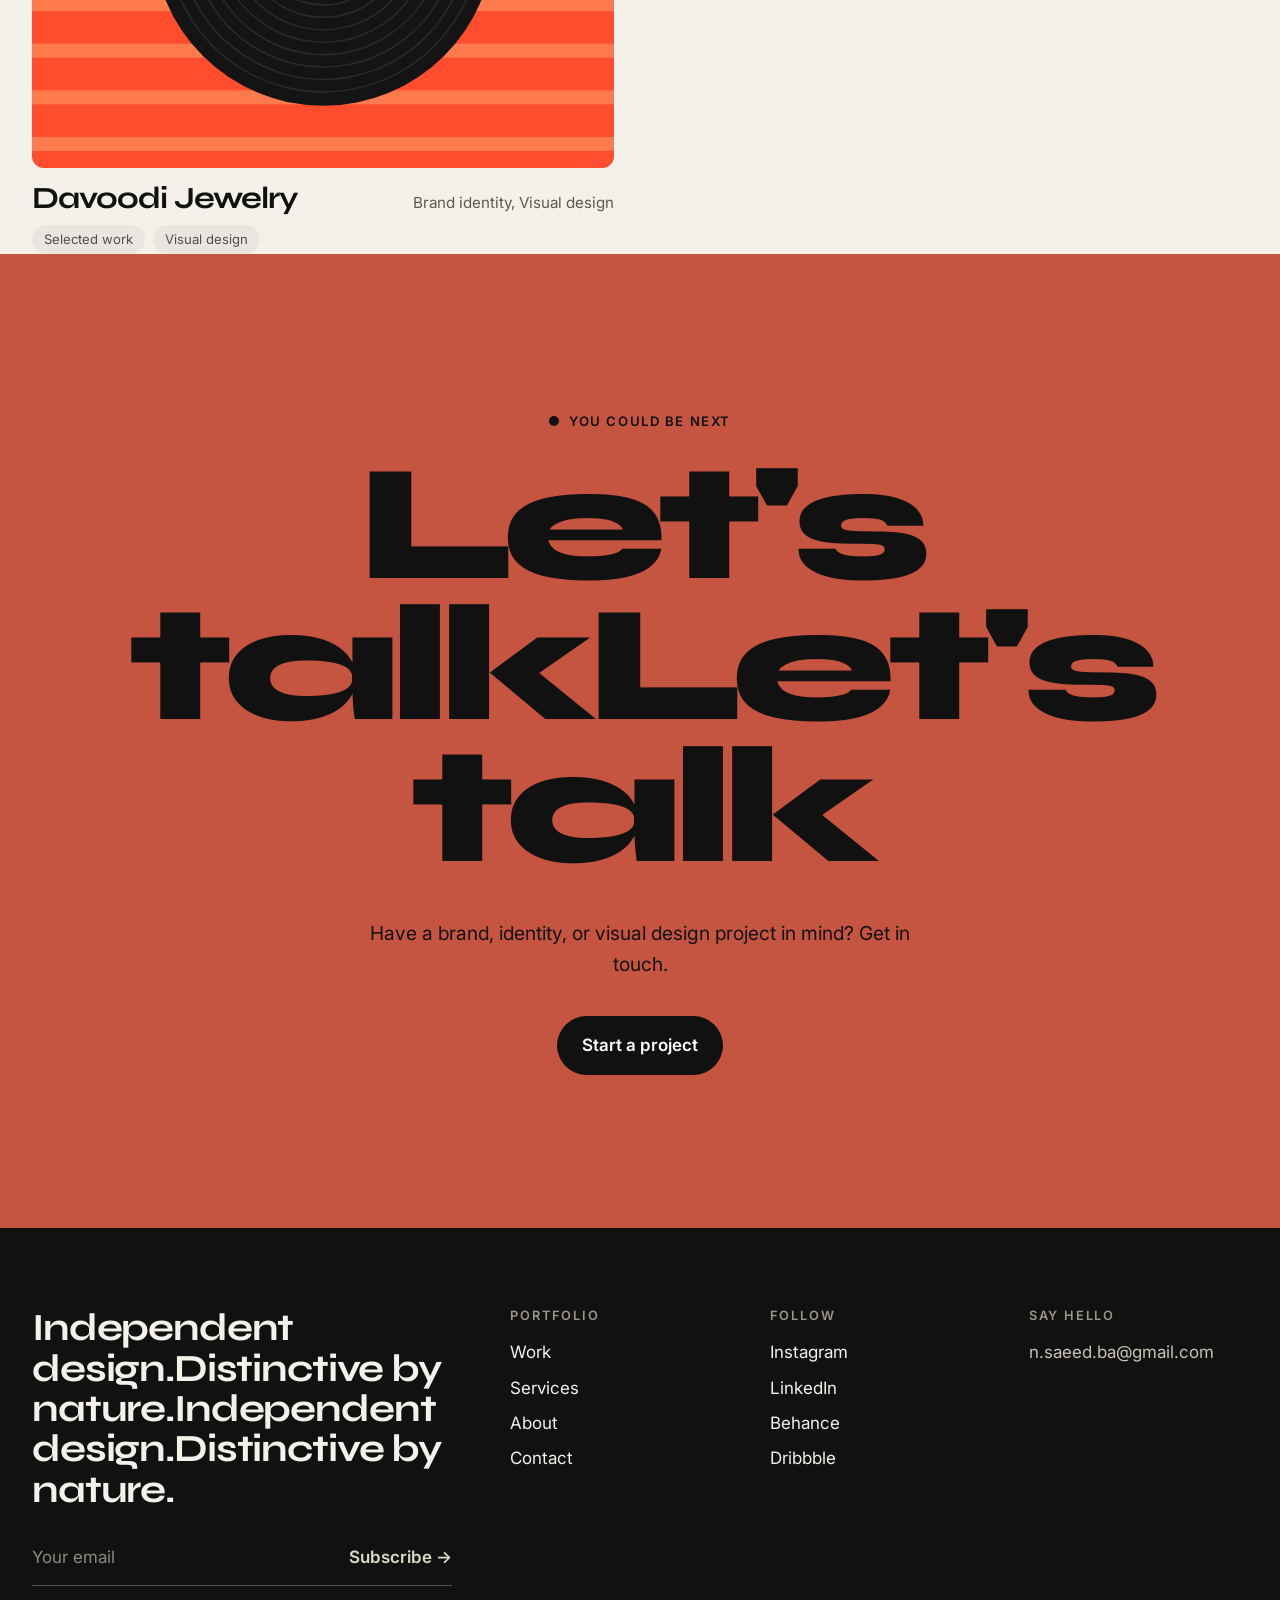
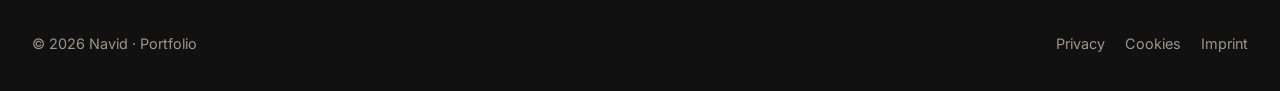
<file: work.html>
<!doctype html>
<html lang="en" class="no-js">
<head>
  <meta charset="utf-8">
  <meta name="viewport" content="width=device-width, initial-scale=1">
  <title>Selected Work — Navid, Brand &amp; Visual Designer</title>
  <meta name="description" content="Selected brand and visual design projects by Navid: San Marco, YAL Café, and Davoodi Jewelry.">
  <meta property="og:title" content="Selected Work — Navid, Brand &amp; Visual Designer">
  <meta property="og:description" content="Explore bold, image-led identity and visual design projects by Navid: San Marco, YAL Café, and Davoodi Jewelry.">
  <meta property="og:type" content="website">
  <meta property="og:image" content="assets/img/og-image.svg">
  <meta name="theme-color" content="#111111">
  <link rel="icon" href="data:image/svg+xml,%3Csvg xmlns='http://www.w3.org/2000/svg' viewBox='0 0 34 34'%3E%3Ccircle cx='17' cy='17' r='17' fill='%23111'/%3E%3Cpath d='M17 5l3 9 9 3-9 3-3 9-3-9-9-3 9-3z' fill='%23ff4d2e'/%3E%3C/svg%3E">
  <link rel="preconnect" href="https://fonts.googleapis.com">
  <link rel="preconnect" href="https://fonts.gstatic.com" crossorigin>
  <link href="https://fonts.googleapis.com/css2?family=Inter:wght@400;500;600;700&family=Syne:wght@600;700;800&display=swap" rel="stylesheet">
  <link rel="stylesheet" href="assets/css/style.css">
  <script src="assets/js/main.js" defer></script>
</head>
<body>
  <a class="skip-link" href="#main">Skip to content</a>
  <header class="site-header">
    <nav class="container nav" aria-label="Primary">
      <a class="logo" href="index.html" aria-label="Navid portfolio home"><svg viewBox="0 0 34 34" aria-hidden="true"><circle cx="17" cy="17" r="17" style="fill:var(--ink)"/><path d="M17 5l3 9 9 3-9 3-3 9-3-9-9-3 9-3z" style="fill:var(--brand)"/></svg><span data-zt="brandName">Navid</span></a>
      <button class="menu-toggle" type="button" aria-expanded="false" aria-controls="nav-links"><i aria-hidden="true"></i><span>Menu</span></button>
      <ul class="nav-links" id="nav-links">
        <li><a href="index.html">Home</a></li>
        <li><a href="work.html" aria-current="page">Work</a></li>
        <li><a href="index.html#services">Services</a></li>
        <li><a href="index.html#team">About</a></li>
        <li class="nav-cta"><a href="contact.html">Start a project</a></li>
      </ul>
    </nav>
  </header>

  <main id="main">
    <section class="page-hero container" aria-labelledby="page-title">
      <span class="label">Case studies</span>
      <h1 id="page-title" data-zt="heading">Selected work<sup>(3)</sup></h1>
      <p>A selection of brand and visual design projects shaped by distinct ideas, bold imagery, and considered detail.</p>
    </section>

    <section class="container" aria-label="Case studies">
      <div class="filters" role="group" aria-label="Filter case studies">
        <button type="button" data-filter="all" aria-pressed="true">All</button>
        <button type="button" data-filter="branding" aria-pressed="false">Branding</button>
        <button type="button" data-filter="digital" aria-pressed="false">Digital</button>
        <button type="button" data-filter="campaign" aria-pressed="false">Campaigns</button>
      </div>
      <div class="work-grid" id="work-list" aria-live="polite"><a class="case reveal" href="work.html" data-cat="branding"><div class="case-media"><img src="assets/img/work-halcyon.svg" alt="San Marco project artwork" loading="lazy" width="800" height="600"><span class="view">View project <span class="arrow">&nearr;</span></span></div><div class="case-info"><h3>San Marco</h3><span>Brand identity, Visual design</span></div><div class="case-meta"><i>Selected work</i><i>Visual design</i></div></a>
        <a class="case reveal" href="work.html" data-cat="digital"><div class="case-media"><img src="assets/img/work-vessel.svg" alt="YAL Café project artwork" loading="lazy" width="800" height="600"><span class="view">View project <span class="arrow">&nearr;</span></span></div><div class="case-info"><h3>YAL Café</h3><span>Brand identity, Visual design</span></div><div class="case-meta"><i>Selected work</i><i>Visual design</i></div></a>
        <a class="case reveal" href="work.html" data-cat="campaign"><div class="case-media"><img src="assets/img/work-mirth.svg" alt="Davoodi Jewelry project artwork" loading="lazy" width="800" height="600"><span class="view">View project <span class="arrow">&nearr;</span></span></div><div class="case-info"><h3>Davoodi Jewelry</h3><span>Brand identity, Visual design</span></div><div class="case-meta"><i>Selected work</i><i>Visual design</i></div></a>
      </div>
    </section>

    <section class="section cta" aria-labelledby="cta-title">
      <div class="container">
        <span class="label">You could be next</span>
        <h2 id="cta-title"><a href="contact.html">Let's talk</a></h2>
        <p>Have a brand, identity, or visual design project in mind? Get in touch.</p>
        <a class="btn btn-dark" href="contact.html">Start a project</a>
      </div>
    </section>
  </main>
  <footer class="site-footer">
    <div class="container">
      <div class="footer-grid">
        <div>
          <h2>Independent design.<br>Distinctive by nature.</h2>
          <!-- Wire this form: point action at Formspree (https://formspree.io/f/xxxx) or add data-netlify="true" on Netlify. -->
          <form class="newsletter" action="#" method="post" data-demo-form novalidate>
            <label class="visually-hidden" for="nl-email">Email address</label>
            <input id="nl-email" type="email" name="email" placeholder="Your email" autocomplete="email" required>
            <button type="submit">Subscribe &rarr;</button>
          </form>
          <p class="form-msg" role="status" aria-live="polite"></p>
        </div>
        <div>
          <h3>Portfolio</h3>
          <ul><li><a href="work.html">Work</a></li><li><a href="index.html#services">Services</a></li><li><a href="index.html#team">About</a></li><li><a href="contact.html">Contact</a></li></ul>
        </div>
        <div>
          <h3>Follow</h3>
          <ul><li><a href="#main">Instagram</a></li><li><a href="#main">LinkedIn</a></li><li><a href="#main">Behance</a></li><li><a href="#main">Dribbble</a></li></ul>
        </div>
        <div>
          <h3>Say hello</h3>
          <address>n.saeed.ba@gmail.com</address>
        </div>
      </div>

      <div class="footer-bottom">
        <span>&copy; <span data-year>2026</span> <span data-zt="brandName">Navid</span> · Portfolio</span>
        <nav aria-label="Legal"><a href="#main">Privacy</a><a href="#main">Cookies</a><a href="#main">Imprint</a></nav>
      </div>
    </div>
  </footer>
</body>
</html>
</file>
<file: assets/css/styles.css>
:root{
  --bg:#17191c; --surface:#202327; --ink:#ecebe7; --muted:#9a9fa6; --line:#33373d; --accent:#ffb340; --on-accent:#1a1200;
  --ph:#25282d; --ph2:#30343a;
  color-scheme:dark;
  --display:"Bricolage Grotesque","Helvetica Neue",Arial,sans-serif;
  --body:"Instrument Sans","Helvetica Neue",Arial,sans-serif;
  --pad:clamp(20px,5vw,72px);
  box-sizing:border-box;padding-top:env(safe-area-inset-top,0px);padding-bottom:env(safe-area-inset-bottom,0px);
}
*{box-sizing:border-box;margin:0}
html{scroll-behavior:smooth;scroll-padding-top:calc(env(safe-area-inset-top,0px) + 70px)}
body{background:var(--bg);color:var(--ink);font:400 1.0625rem/1.6 var(--body);overflow-x:hidden}
a{color:inherit;text-decoration:none}
:focus-visible{outline:3px solid var(--accent);outline-offset:3px}

/* nav */
nav{position:fixed;top:env(safe-area-inset-top,0px);left:0;right:0;z-index:20;display:flex;justify-content:space-between;align-items:center;padding:18px var(--pad);mix-blend-mode:normal}
nav .logo{font:800 1.1rem var(--display);background:var(--bg);padding:4px 12px;border-radius:99px}
nav ul{list-style:none;padding:0;display:flex;gap:6px;background:var(--bg);border-radius:99px;padding:5px}
nav ul a{display:block;padding:6px 16px;border-radius:99px;font-weight:500;position:relative;overflow:hidden;transition:color .3s}
nav ul a::before{content:"";position:absolute;inset:0;background:var(--accent);transform:translateY(101%);transition:transform .35s cubic-bezier(.2,.7,.2,1);z-index:-1}
nav ul a{z-index:0}
nav ul a:hover,nav ul a.on{color:var(--on-accent)}
nav ul a:hover::before,nav ul a.on::before{transform:none}

/* hero */
.hero{min-height:100svh;padding:120px 0 60px;display:flex;flex-direction:column;justify-content:flex-end;overflow:hidden;position:relative}
.name{font:800 clamp(4.5rem,21vw,20rem)/.85 var(--display);letter-spacing:-.04em;white-space:nowrap;transform:translateX(calc(var(--hp,0) * -28vw));padding-left:var(--pad);will-change:transform}
.name span{display:inline-block;transform:translateY(110%);animation:rise .9s cubic-bezier(.2,.8,.2,1) forwards;animation-delay:calc(var(--i)*60ms + 150ms)}
.nameclip{overflow:hidden;padding-bottom:.08em}
@keyframes rise{to{transform:none}}
.hero-row{display:grid;grid-template-columns:1.2fr 1fr;gap:var(--pad);padding:40px var(--pad) 0;align-items:end}
.hero-row p{max-width:34ch;color:var(--muted);font-size:1.25rem}
.hero-row p b{color:var(--ink);font-weight:500}
.portrait{aspect-ratio:4/5;max-height:46vh;justify-self:end;width:min(100%,340px);transform:translateY(calc(var(--hp,0)*-80px)) rotate(calc(var(--hp,0)*4deg))}

/* placeholders */
.ph{background:repeating-linear-gradient(135deg,var(--ph) 0 14px,var(--ph2) 14px 15px);border-radius:14px;display:grid;place-items:center;color:var(--muted);font-size:.9rem;overflow:hidden}

/* sections */
section{padding:clamp(80px,12vw,160px) var(--pad)}
h2{font:800 clamp(2.4rem,7vw,6rem)/.95 var(--display);letter-spacing:-.03em;margin-bottom:clamp(32px,5vw,64px)}
.reveal{opacity:0;transform:translateY(36px);transition:opacity .8s ease,transform .8s cubic-bezier(.2,.7,.2,1);transition-delay:var(--d,0ms)}
.reveal.in{opacity:1;transform:none}

/* works */
.grid{display:grid;grid-template-columns:repeat(12,1fr);gap:clamp(20px,3vw,40px)}
.card{grid-column:span 6;position:relative;display:block;cursor:pointer}
.card:nth-child(3n+1){grid-column:span 7}
.card:nth-child(3n+2){grid-column:span 5;margin-top:clamp(0px,8vw,120px)}
.card:nth-child(3n){grid-column:span 12}
.card:nth-child(3n) .ph{aspect-ratio:21/9}
.card .ph{aspect-ratio:4/3;clip-path:inset(0 0 100% 0 round 14px);transition:clip-path 1s cubic-bezier(.2,.7,.2,1)}
.card.in .ph{clip-path:inset(0 round 14px)}
.card .frame{overflow:hidden;border-radius:14px}
.card .ph>span{transition:transform .6s cubic-bezier(.2,.7,.2,1)}
.card .ph{transition:clip-path 1s cubic-bezier(.2,.7,.2,1),transform .6s cubic-bezier(.2,.7,.2,1)}
.card:hover .ph{transform:scale(1.06)}
.card h3{font:700 1.5rem/1.2 var(--display);margin-top:16px;display:flex;justify-content:space-between;gap:12px}
.card h3 i{font-style:normal;display:inline-block;transition:transform .35s cubic-bezier(.2,.7,.2,1);color:var(--accent)}
.card:hover h3 i{transform:translate(6px,-6px) rotate(45deg)}
.card small{color:var(--muted);font-size:.95rem}
.cursor{position:absolute;left:var(--x,50%);top:var(--y,50%);transform:translate(-50%,-50%) scale(0);background:var(--accent);color:var(--on-accent);width:84px;height:84px;border-radius:50%;display:grid;place-items:center;font-weight:500;pointer-events:none;transition:transform .3s cubic-bezier(.2,.7,.2,1);z-index:2}
.card:hover .cursor{transform:translate(-50%,-50%) scale(1)}

/* resume */
.resume{background:var(--surface)}
.resume-wrap{display:grid;grid-template-columns:minmax(0,1fr);gap:0}
.sticky{position:static}
.btn{display:inline-block;margin-top:8px;padding:14px 26px;border-radius:99px;background:var(--ink);color:var(--bg);font-weight:500;transition:background .3s,transform .3s}
.btn:hover{background:var(--accent);color:var(--on-accent);transform:translateY(-3px)}
.cols{display:grid;grid-template-columns:1fr 1fr;gap:clamp(32px,5vw,72px)}
.col{position:relative;padding-left:32px}
.col::before,.col::after{content:"";position:absolute;left:0;top:6px;bottom:6px;width:3px;border-radius:3px}
.col::before{background:var(--line)}
.col::after{background:var(--accent);transform:scaleY(var(--lp,0));transform-origin:top}
.skills{margin-top:56px}
.group h3{font:700 1.4rem var(--display);margin-bottom:12px;color:var(--muted)}
.row{display:grid;grid-template-columns:1fr;gap:4px;padding:22px 16px;margin:0 -16px;border-radius:14px;position:relative;transition:background .3s,transform .4s cubic-bezier(.2,.7,.2,1)}
.row::before{content:"";position:absolute;left:-20px;top:34px;width:11px;height:11px;border-radius:50%;background:var(--bg);border:3px solid var(--accent);transition:transform .3s}
.row:hover{background:var(--bg);transform:translateX(10px)}
.row:hover::before{transform:scale(1.5)}
.row time{color:var(--muted)}
.row h4{font:700 1.25rem/1.3 var(--display)}
.row p{color:var(--muted);max-width:56ch}
.chips{display:flex;flex-wrap:wrap;gap:10px}
.chips span{padding:8px 18px;border:1.5px solid var(--line);border-radius:99px;transition:background .3s,color .3s,border-color .3s,transform .3s}
.chips span:hover{background:var(--accent);border-color:var(--accent);color:var(--on-accent);transform:translateY(-4px) rotate(-2deg)}

/* contact */
.mail{display:block;font:800 clamp(1.5rem,6vw,6.2rem)/1 var(--display);letter-spacing:-.04em;background:linear-gradient(var(--accent),var(--accent)) 0 100%/0% 100% no-repeat;-webkit-background-clip:text;background-clip:text;color:var(--ink);transition:background-size .7s cubic-bezier(.2,.7,.2,1),color .7s;overflow-wrap:anywhere}
.mail{-webkit-text-fill-color:transparent;background-image:linear-gradient(var(--accent),var(--accent)),linear-gradient(var(--ink),var(--ink));background-size:0% 100%,100% 100%;background-repeat:no-repeat;background-position:0 0}
.mail:hover{background-size:100% 100%,100% 100%}
.contact-grid{display:grid;grid-template-columns:1fr 1fr;gap:var(--pad);margin-top:clamp(40px,6vw,80px)}
.field{position:relative;margin-bottom:22px}
.field input,.field textarea{width:100%;background:none;border:0;border-bottom:2px solid var(--line);padding:22px 0 8px;font:inherit;color:var(--ink);outline:0;resize:vertical}
.field label{position:absolute;left:0;top:22px;color:var(--muted);transition:transform .3s,color .3s;transform-origin:left;pointer-events:none}
.field::after{content:"";position:absolute;left:0;right:0;bottom:0;height:2px;background:var(--accent);transform:scaleX(0);transition:transform .45s cubic-bezier(.2,.7,.2,1);transform-origin:left}
.field:focus-within::after{transform:scaleX(1)}
.field input:focus+label,.field input:not(:placeholder-shown)+label,.field textarea:focus+label,.field textarea:not(:placeholder-shown)+label{transform:translateY(-22px) scale(.82);color:var(--accent)}
button.btn{border:0;font:inherit;cursor:pointer}
.links{list-style:none;padding:0}
.links a{display:flex;justify-content:space-between;padding:18px 0;border-bottom:1.5px solid var(--line);font:700 1.4rem var(--display);transition:padding .35s cubic-bezier(.2,.7,.2,1),color .3s}
.links a:hover{padding-left:18px;color:var(--accent)}
footer{padding:28px var(--pad) 40px;color:var(--muted);display:flex;justify-content:space-between;gap:12px;flex-wrap:wrap}

@media (max-width:820px){
  nav ul a{padding:6px 10px}
  .hero-row,.resume-wrap,.contact-grid{grid-template-columns:1fr}
  .portrait{justify-self:start}
  .card,.card:nth-child(n){grid-column:span 12;margin-top:0}
  .sticky{position:static}
  .cols{grid-template-columns:1fr}
}
@media (prefers-reduced-motion:reduce){
  html{scroll-behavior:auto}
  *{animation:none!important;transition:none!important}
  .name span{transform:none}.reveal{opacity:1;transform:none}.card .ph{clip-path:none}.name,.portrait{transform:none}
}

/* Motion layer — adjust distances and durations here. */
.name span{animation:none;transform:none}
.motion-ready .name span{animation:letter-enter 1.15s cubic-bezier(.16,1,.3,1) both;animation-delay:calc(var(--i)*65ms + 100ms)}
@keyframes letter-enter{from{opacity:0;transform:translateY(115%) rotate(12deg)}to{opacity:1;transform:none}}
.name{transform:translate3d(calc(var(--hp,0)*-12vw),0,0)}
.portrait{transform:perspective(900px) translate3d(var(--px,0px),calc(var(--hp,0)*-60px),0) rotate(calc(var(--hp,0)*3deg)) rotateY(var(--py,0deg))}
.hero-row p{transform:translateY(calc(var(--hp,0)*-32px));opacity:calc(1 - var(--hp,0)*.5)}
.reveal{opacity:1;transform:none}
.motion-ready .reveal:not(.in){opacity:0;transform:translateY(28px) rotate(.6deg)}
.card .ph{clip-path:none}
.motion-ready .card:not(.in) .ph{clip-path:inset(0 0 100% 0 round 14px)}
.card .frame{transform:perspective(1000px) translateY(var(--drift,0px)) rotateX(var(--rx,0deg)) rotateY(var(--ry,0deg));transition:transform .65s cubic-bezier(.16,1,.3,1);position:relative}
.card .frame::after{content:'';position:absolute;inset:0;pointer-events:none;background:radial-gradient(circle at var(--gx,50%) var(--gy,50%),#ffffff55,transparent 65%);opacity:0;transition:opacity .4s}
.card:hover .frame::after{opacity:1}
.card .ph>span{transform:translateY(var(--inside,0px));transition:transform .3s ease-out}
.card:hover .ph{transform:scale(1.07)}
.card h3,.card small{position:relative}
h2,h2.reveal.in{transform:translateX(var(--heading,0px));transition:transform .6s cubic-bezier(.16,1,.3,1),opacity .8s}
.btn,.logo{translate:var(--mx,0px) var(--my,0px);transition:translate .5s cubic-bezier(.16,1,.3,1),background .3s,transform .3s}
.chips.in span{animation:chip-enter .65s cubic-bezier(.16,1,.3,1) both;animation-delay:calc(var(--chip,0)*65ms)}
@keyframes chip-enter{from{opacity:0;translate:0 24px;rotate:-5deg}to{opacity:1;translate:0 0;rotate:0deg}}
.links a span{transition:transform .4s cubic-bezier(.16,1,.3,1)}
.links a:hover span{transform:translate(5px,-5px) rotate(45deg)}
.cursor{transition:transform .35s cubic-bezier(.16,1,.3,1);will-change:transform}
@media(hover:none){.cursor{display:none}.card:hover .ph{transform:none}}
@media(prefers-reduced-motion:reduce){
html{scroll-behavior:auto}
*,*::before,*::after{animation:none!important;transition:none!important}
.name,.name span,.portrait,.hero-row p,.reveal,.card .frame,.stancer-frame,.card .ph,.card .ph>span,h2{transform:none!important;opacity:1!important;clip-path:none!important}
.btn,.logo,.chips span{translate:none!important;rotate:none!important}
.cursor,.card .frame::after{display:none!important}
}


/* Personal introduction — editable content above, layout below. */
.name{font-size:clamp(3.1rem,15.5vw,16rem)}
.hero-row{align-items:center}
.hero-copy{max-width:640px}
.hero-row .tagline{font:700 clamp(1.8rem,3.8vw,3.6rem)/1.08 var(--display);letter-spacing:-.035em;color:var(--ink);max-width:18ch;margin-bottom:24px}
.hero-row .role{font-size:clamp(1rem,1.6vw,1.25rem);max-width:none;margin-bottom:12px}
.hero-row .bio{font-size:clamp(1rem,1.35vw,1.125rem);line-height:1.65;max-width:52ch}
.demo-note{font-size:.9rem;color:var(--muted);margin-bottom:14px}
@media(max-width:820px){.hero{padding-top:110px}.hero-row{gap:32px}.portrait{width:min(65%,280px)}nav .logo{font-size:.95rem}nav ul a{font-size:.9rem;padding:6px 8px}}

/* Dynamic pointer: fine-pointer devices only. */
@media(hover:hover) and (pointer:fine) and (prefers-reduced-motion:no-preference){html.dot-active,html.dot-active *{cursor:none!important}}
@media(hover:none),(pointer:coarse),(prefers-reduced-motion:reduce){.pointer-dot{display:none!important}}


:is(.sanmarco,.yal-cafe) .ph{aspect-ratio:16/9;background:none}
:is(.sanmarco,.yal-cafe) .ph img{display:block;width:100%;height:100%;object-fit:contain}
.project-view{border:0;padding:0;background:var(--surface);color:var(--ink);border-radius:14px;width:min(1200px,94vw);max-height:90svh;margin:auto;overflow:auto}
.project-view::backdrop{background:rgba(0,0,0,.8)}
.project-view img{display:block;width:100%;height:auto}
.project-view header{display:flex;justify-content:space-between;align-items:center;gap:20px;padding:16px 22px}
.project-view button{font:inherit;background:var(--ink);color:var(--bg);border:0;border-radius:30px;padding:8px 16px;cursor:pointer}

/* ===== Motion v3: dark-only polish, text effects, hero blink ===== */
.sr{position:absolute;width:1px;height:1px;overflow:hidden;clip:rect(0 0 0 0);white-space:nowrap}
.hero>.nameclip,.hero>.hero-row{position:relative;z-index:1}

/* ambient hero glow */
.aurora{position:absolute;inset:-10% -10% 0;z-index:0;pointer-events:none;overflow:hidden}
.aurora i{position:absolute;border-radius:50%;filter:blur(90px);will-change:transform}
.aurora i:nth-child(1){width:46vw;height:46vw;left:-8vw;top:6vh;opacity:.22;background:radial-gradient(circle,#ffb340,transparent 70%);animation:drift1 18s ease-in-out infinite alternate}
.aurora i:nth-child(2){width:38vw;height:38vw;right:-6vw;top:22vh;opacity:.14;background:radial-gradient(circle,#ff7a45,transparent 70%);animation:drift2 22s ease-in-out infinite alternate}
@keyframes drift1{to{transform:translate3d(14vw,8vh,0) scale(1.15)}}
@keyframes drift2{to{transform:translate3d(-12vw,-6vh,0) scale(1.2)}}

/* nav drops in */
.motion-ready nav{animation:nav-in .9s cubic-bezier(.16,1,.3,1) .2s backwards}
@keyframes nav-in{from{opacity:0;transform:translateY(-18px)}}

/* typewriter */
.tagline .t::after{content:"";display:none;width:.07em;height:.85em;margin-left:.06em;background:var(--accent);vertical-align:-.05em}
.tagline.typing .t::after{display:inline-block;animation:caret .8s steps(1) infinite}
.tagline.typing.done .t::after{animation:caret-out .7s ease forwards}
@keyframes caret{50%{opacity:0}}
@keyframes caret-out{to{opacity:0}}

/* fade / blur-in (entrance via animation so scroll-parallax is not slowed) */
.motion-ready .fx:not(.in){opacity:0}
.motion-ready .fx.in{animation:fx-in .95s cubic-bezier(.16,1,.3,1) var(--d,0ms) backwards}
@keyframes fx-in{from{opacity:0;transform:translateY(20px);filter:blur(8px)}}

/* letters / words rising from the bottom */
.wd{display:inline-block;white-space:nowrap}
.ch,.w{display:inline-block;overflow:hidden;vertical-align:top;padding:.06em 0 .16em;margin:-.06em 0 -.16em}
.ch>span,.w>span{display:inline-block}
.motion-ready .split:not(.in) .ch>span,.motion-ready .split:not(.in) .w>span{transform:translateY(120%);opacity:0}
.motion-ready .split.in .ch>span,.motion-ready .split.in .w>span{
  transition:transform .95s cubic-bezier(.16,1,.3,1),opacity .6s ease;
  transition-delay:calc(var(--i)*42ms + var(--d0,0ms))}
.motion-ready .split.words.in .w>span{transition-delay:calc(var(--i)*26ms + var(--d0,0ms))}
.bio .w{padding-right:.04em}

/* fade in / out cycling words */
.cycle{margin-top:20px;font-size:1rem;color:var(--muted);display:flex;gap:12px;align-items:baseline;flex-wrap:wrap}
.cycle-label{letter-spacing:.14em;text-transform:uppercase;font-size:.72rem;color:var(--muted);border:1px solid var(--line);border-radius:99px;padding:3px 12px}
.cycle-word{color:var(--accent);font-weight:500}
.cycle-word.fx-word{opacity:0;transform:translateY(10px);filter:blur(5px);transition:opacity .6s ease,transform .6s cubic-bezier(.16,1,.3,1),filter .6s}
.cycle-word.fx-word.show{opacity:1;transform:none;filter:none}

/* small touches */
.group h3{position:relative;display:inline-block}
.group h3::after{content:"";position:absolute;left:0;right:0;bottom:-4px;height:2px;background:var(--accent);transform:scaleX(0);transform-origin:left;transition:transform 1s cubic-bezier(.16,1,.3,1) .35s}
.group h3.in::after{transform:scaleX(1)}
.footer a,footer a{transition:color .3s}footer a:hover{color:var(--accent)}

@media (prefers-reduced-motion:reduce){
  .split .ch>span,.split .w>span,.fx,.cycle-word.fx-word{transform:none!important;opacity:1!important;filter:none!important}
  .group h3::after{transform:scaleX(1)!important}
  .aurora i{animation:none!important}
}

/* ===== SanMarco case study: scrolling "island" sheet ===== */
.case{border:0;padding:0;background:var(--surface);color:var(--ink);width:min(1280px,calc(100vw - 24px));height:calc(100svh - 24px);max-width:none;max-height:none;margin:auto;border-radius:26px;overflow:hidden}
.case[open]{display:flex;flex-direction:column;animation:case-in .65s cubic-bezier(.16,1,.3,1)}
@keyframes case-in{from{opacity:0;transform:translateY(10vh) scale(.95)}}
.case::backdrop{background:rgba(8,9,10,.84);backdrop-filter:blur(10px);-webkit-backdrop-filter:blur(10px);animation:case-fade .4s ease}
@keyframes case-fade{from{opacity:0}}
.case-bar{position:relative;flex:none;display:flex;align-items:center;gap:16px;padding:14px 16px 16px 26px;background:var(--surface);z-index:2}
.case-title{display:flex;flex-direction:column;line-height:1.25;margin-right:auto}
.case-title b{font:700 1.1rem var(--display)}
.case-title span{font-size:.85rem;color:var(--muted)}
.case-count{font-size:.9rem;color:var(--muted);font-variant-numeric:tabular-nums}
.case-close{font:inherit;font-weight:500;background:var(--ink);color:var(--bg);border:0;border-radius:99px;padding:9px 20px;cursor:pointer;transition:background .3s,color .3s,transform .3s}
.case-close:hover{background:var(--accent);color:var(--on-accent);transform:translateY(-2px)}
.case-progress{position:absolute;left:0;bottom:0;height:3px;width:100%;background:var(--accent);transform:scaleX(var(--cp,0));transform-origin:left}
.case-scroll{flex:1;min-height:0;overflow-y:auto;overscroll-behavior:contain;padding:6px clamp(10px,2vw,26px) 30px;display:flex;flex-direction:column;gap:14px;outline:0;scrollbar-width:thin;scrollbar-color:var(--line) transparent}
.case-scroll figure{margin:0;flex:none;border-radius:16px;overflow:hidden;background:var(--ph);aspect-ratio:16/9;transition:opacity .9s ease,transform 1.1s cubic-bezier(.16,1,.3,1)}
.case-scroll img{display:block;width:100%;height:100%;object-fit:cover}
.motion-ready .case-scroll figure:not(.in){opacity:0;transform:translateY(46px) scale(.97)}
html.case-open{overflow:hidden}
html.case-open .pointer-dot{display:none!important}
html.case-open.dot-active,html.case-open.dot-active *{cursor:auto!important}
html.case-open.dot-active .case-close{cursor:pointer!important}
.phone{display:inline-block;margin-top:clamp(10px,2vw,22px);font:700 clamp(1.4rem,3.6vw,3rem)/1.1 var(--display);letter-spacing:-.02em;color:var(--ink);transition:color .3s,transform .5s cubic-bezier(.16,1,.3,1)}
.phone:hover{color:var(--accent);transform:translateX(10px)}
@media (prefers-reduced-motion:reduce){.case-scroll figure{opacity:1!important;transform:none!important}.case[open],.case::backdrop{animation:none!important}}
@media (max-width:600px){.case{width:100vw;height:100svh;border-radius:0}.case-count{display:none}}

/* Whole-page atmosphere and a floating résumé island. */
body{background-color:#17191c;background-image:radial-gradient(ellipse at 5% 12%,#a85f182b,transparent 30%),radial-gradient(ellipse at 95% 38%,#b458252c,transparent 28%),radial-gradient(ellipse at 8% 66%,#344e792d,transparent 28%),radial-gradient(ellipse at 75% 91%,#bd7e2433,transparent 28%);isolation:isolate}
body::before{content:'';position:fixed;inset:0;z-index:-1;pointer-events:none;background-image:radial-gradient(#ffffff14 .7px,transparent .8px);background-size:7px 7px;opacity:.22}
body::after{content:'';position:fixed;inset:0;z-index:-2;pointer-events:none;background:radial-gradient(ellipse at 75% 65%,#d38b2010,transparent 60%);animation:ambient-page 20s ease-in-out infinite alternate}
@keyframes ambient-page{to{transform:translate(-6%,8%);opacity:.5}}
.portrait{width:min(100%,430px);aspect-ratio:1;max-height:none;border-radius:28px;background:#242526;border:1px solid #ffffff21;box-shadow:0 24px 80px #0005}
.portrait img{width:100%;height:100%;object-fit:cover;object-position:62% center;display:block}
.resume{position:relative;margin:clamp(24px,5vw,76px) var(--pad);padding:clamp(32px,6vw,88px);border-radius:clamp(26px,4vw,52px);background:radial-gradient(ellipse at 0 0,#ffb34012,transparent 60%),linear-gradient(135deg,#2b2d30ed,#202327f5);border:1px solid #ffffff1a;box-shadow:0 38px 100px #0005,inset 0 1px #ffffff0d;scroll-margin-top:90px}
.resume::before{content:'';position:absolute;width:54px;height:5px;border-radius:10px;background:#ffb34066;top:20px;left:calc(50% - 27px)}
#works,#contact{position:relative;background:transparent}
@media(max-width:600px){.portrait{width:min(100%,380px)}.resume{margin-inline:16px;padding:42px 24px}.resume h2{font-size:3rem}}
@media(prefers-reduced-motion:reduce){body::after{animation:none!important}}

.portrait{transform:none!important}

/* ===== v7: vertical dock, resume redesign, pointer, contact icons, arrows ===== */

/* vertical island (top right) with its scroll indicator beside it */
nav{align-items:flex-start;pointer-events:none;padding-right:clamp(14px,2.4vw,36px)}
nav .logo,nav .dock{pointer-events:auto}
.dock{display:flex;gap:8px;align-items:stretch}
.dock-track{width:12px;padding:3px;border-radius:99px;background:var(--bg);border:1px solid #ffffff14;box-shadow:0 12px 40px #0005}
.dock-track i{display:block;width:100%;height:100%;border-radius:99px;background:var(--accent);transform:scaleY(var(--sp,0));transform-origin:top}
nav ul{flex-direction:column;gap:4px;padding:6px;border-radius:30px;border:1px solid #ffffff14;box-shadow:0 12px 40px #0005}
nav ul a{padding:9px 22px;text-align:center}
@media(max-width:820px){nav ul a{padding:8px 15px;font-size:.9rem}}

/* resume: no rails, no dots — clean entry cards under small labels */
.resume::before,.col::before,.col::after,.row::before,.group h3::after{display:none!important}
.cols{align-items:start}
.col{padding:0}
.group h3{display:block;margin-bottom:14px;font:500 .78rem/1 var(--body);letter-spacing:.2em;text-transform:uppercase;color:var(--accent)}
.row{display:flex;flex-direction:column;align-items:flex-start;gap:8px;margin:0 0 12px;padding:20px 22px;border-radius:20px;background:#ffffff08;border:1px solid #ffffff0f;transition:background .35s,border-color .35s,transform .45s cubic-bezier(.16,1,.3,1)}
.row:hover{background:#ffffff0f;border-color:#ffb34040;transform:translateY(-4px)}
.row time{font-size:.76rem;line-height:1;letter-spacing:.08em;text-transform:uppercase;font-weight:500;color:var(--accent);background:#ffb3401c;padding:7px 12px;border-radius:99px}
.row h4{font:700 1.2rem/1.3 var(--display)}
.skills{margin-top:clamp(24px,3.5vw,44px)}

/* pointer: one small dot */
.pointer-dot{position:fixed;left:0;top:0;pointer-events:none;z-index:9999;opacity:0;transition:opacity .2s;will-change:transform;mix-blend-mode:difference}
.pointer-dot.visible{opacity:1}
.pointer-dot i{display:block;width:12px;height:12px;margin:-6px 0 0 -6px;border-radius:50%;background:#fff;transition:transform .25s cubic-bezier(.16,1,.3,1)}
.pointer-dot.over i{transform:scale(2.4)}
.pointer-dot.pressed i{transform:scale(.8)}
.pointer-dot.on-card{opacity:0}

/* project hover pointer: refined pill with a thick arrow */
.cursor{width:auto;height:46px;padding:0 17px 0 21px;border-radius:99px;display:inline-flex;align-items:center;gap:10px;white-space:nowrap;background:#ecebe7f2;color:#17191c;font:600 .92rem var(--body);letter-spacing:.01em;box-shadow:0 12px 34px #0007;opacity:0;transition:transform .4s cubic-bezier(.16,1,.3,1),opacity .2s}
.card:hover .cursor{opacity:1}
.cursor svg{flex:none}

/* project arrow button */
.card h3{align-items:center}
.card h3 i{width:46px;height:46px;flex:none;border-radius:50%;display:grid;place-items:center;border:1.5px solid var(--line);color:var(--ink);transition:background .35s,color .35s,border-color .35s,transform .45s cubic-bezier(.16,1,.3,1)}
.card h3 i svg{transition:transform .45s cubic-bezier(.16,1,.3,1)}
.card:hover h3 i{transform:none;background:var(--accent);border-color:var(--accent);color:var(--on-accent)}
.card:hover h3 i svg{transform:translate(2px,-2px)}

/* contact lines with icons */
.contact-line{display:flex;align-items:center;gap:clamp(14px,2.2vw,30px)}
.contact-line+.contact-line{margin-top:clamp(14px,2.4vw,28px)}
.contact-line .ic{flex:none;display:grid;place-items:center;width:clamp(48px,6vw,84px);height:clamp(48px,6vw,84px);border-radius:50%;border:1.5px solid var(--line);color:var(--accent);transition:background .35s,color .35s,border-color .35s,transform .5s cubic-bezier(.16,1,.3,1)}
.contact-line .ic svg{width:42%;height:42%}
.contact-line:hover .ic{background:var(--accent);border-color:var(--accent);color:var(--on-accent);transform:rotate(-8deg) scale(1.05)}
.contact-line .mail,.contact-line .phone{min-width:0;margin:0}
.contact-line .mail{padding-bottom:.14em;line-height:1.08}

/* ===== v8: resume content ===== */
.about{margin-bottom:clamp(36px,5vw,64px)}
.lead{font:500 clamp(1.15rem,2.1vw,1.7rem)/1.5 var(--display);letter-spacing:-.01em;color:var(--ink);max-width:58ch}
.cols3{display:grid;grid-template-columns:repeat(3,minmax(0,1fr));gap:clamp(28px,4vw,56px);margin-top:clamp(28px,4vw,56px)}
.cols3 .chips{gap:8px}
.cols3 .chips span{padding:7px 15px;font-size:.95rem}
@media(max-width:980px){.cols3{grid-template-columns:1fr}}

/* ===== v10: nav island = horizontal pill, top centre ===== */
.dock{position:fixed;left:50%;top:calc(env(safe-area-inset-top,0px) + 18px);translate:-50% 0;z-index:21;display:block}
.motion-ready nav{animation:none}
.motion-ready nav .logo{animation:nav-in .9s cubic-bezier(.16,1,.3,1) .2s backwards}
.motion-ready .dock{animation:dock-in .9s cubic-bezier(.16,1,.3,1) .3s backwards}
@keyframes dock-in{from{opacity:0;transform:translateY(-14px)}}
nav ul{flex-direction:row;gap:2px;padding:5px;border-radius:99px;background:#17191cb8;-webkit-backdrop-filter:blur(14px);backdrop-filter:blur(14px);border:1px solid #ffffff14;box-shadow:0 12px 40px #0005}
nav ul a{padding:8px 18px}
.dock-track{position:absolute;left:20px;right:20px;bottom:3px;width:auto;height:2px;padding:0;border:0;border-radius:2px;box-shadow:none;background:#ffffff14;pointer-events:none}
.dock-track i{transform:scaleX(var(--sp,0));transform-origin:left}
@media(max-width:820px){nav ul a{padding:7px 13px;font-size:.9rem}.dock-track{left:14px;right:14px}}
@media(max-width:600px){
  .dock{top:auto;bottom:calc(env(safe-area-inset-bottom,0px) + 14px)}
  .motion-ready .dock{animation-name:dock-in-up}
  footer{padding-bottom:96px}
}
@keyframes dock-in-up{from{opacity:0;transform:translateY(14px)}}
@media(prefers-reduced-motion:reduce){.dock,nav .logo{animation:none!important}}
/* ===== v11: design review fixes ===== */
/* project titles carry the hierarchy */
.card:is(.sanmarco,.yal-cafe,.stancer) h3{font-size:clamp(1.5rem,3vw,2.4rem);margin-top:22px}
@media(max-width:820px){.card:is(.sanmarco,.yal-cafe){grid-column:span 12;margin-top:0}}
/* keep the smallest labels legible */
.cycle-label{font-size:.78rem}
.row time{font-size:.8rem}
.group h3{font-size:.82rem}
/* ===== v12: hero call to action ===== */
.hero-cta{margin-top:28px}
.hero-cta+.cycle{margin-top:28px}
/* Stancer card cover and its legible content layer. */
#works .stancer {
  grid-column: span 5;
  width: 100%;
}
#works .stancer-frame {
  position: relative;
  width: 100%;
  aspect-ratio: 596 / 842;
  border: 1px solid var(--line);
  border-radius: 14px;
  background: var(--surface);
  overflow: hidden;
  transform: perspective(1000px) translateY(var(--drift,0px)) rotateX(var(--rx,0deg)) rotateY(var(--ry,0deg));
  transition: transform .65s cubic-bezier(.16,1,.3,1);
}
#works .stancer-frame::after {
  content: "";
  position: absolute;
  inset: 0;
  z-index: 1;
  pointer-events: none;
  background: linear-gradient(180deg, rgb(12 7 8 / .48) 0%, rgb(12 7 8 / .18) 42%, rgb(12 7 8 / .84) 100%);
}
#works .stancer-frame::before {
  content: '';
  position: absolute;
  inset: 0;
  z-index: 2;
  pointer-events: none;
  background: radial-gradient(circle at var(--gx,50%) var(--gy,50%), #ffffff55, transparent 65%);
  opacity: 0;
  transition: opacity .4s;
}
#works .stancer-cover {
  position: absolute;
  inset: 0;
  z-index: 0;
  width: 100%;
  height: 100%;
  object-fit: cover;
  object-position: center 42%;
  transition: transform .6s cubic-bezier(.16,1,.3,1);
}
#works .stancer:hover .stancer-frame::before { opacity: 1; }
#works .stancer:hover .stancer-cover { transform: scale(1.035); }
#works .stancer-label {
  position: absolute;
  top: clamp(18px, 2vw, 28px);
  left: clamp(18px, 2vw, 28px);
  z-index: 3;
  color: rgb(255 255 255 / .82);
  font-size: .78rem;
  font-weight: 500;
  letter-spacing: .14em;
  text-transform: uppercase;
}
#works .stancer .cursor { z-index: 3; }
.case-pdf {
  white-space: nowrap;
  color: var(--accent);
  text-decoration: underline;
  text-underline-offset: 0.2em;
}
@media (max-width: 820px) {
  #works .stancer {
    grid-column: span 12;
  }
}
@media (max-width: 600px) {
  #stancer-view .case-bar { padding-inline: 12px; gap: 10px; }
  #stancer-view .case-close { padding-inline: 12px; white-space: nowrap; }
}

/* Keep case-study artwork at its natural proportions during scrolling. */
#stancer-view[open] { animation-name: case-fade; }
#stancer-view .case-scroll figure { aspect-ratio: auto; transform: none; transition-property: opacity; }
#stancer-view .case-scroll figure a { display: block; cursor: zoom-in; }
#stancer-view .case-scroll img { height: auto; }
</file>
<file: assets/css/style.css>
/* ==========================================================================
   Navid — personal design portfolio
   Shared theme and layout rules.
   ========================================================================== */
:root {
  --brand: #c55440;
  --accent: #d8dfc1;
  --accent-2: #7b61ff;
  --bg: #f4f1eb;
  --surface: #eae6df;
  --ink: #111111;
  --ink-2: #1c1c1c;
  --text: #111111;
  --muted: #5b5850;
  --line: #d4cec3;
  --radius: 12px;
  --font-display: "Syne", "Helvetica Neue", Arial, sans-serif;
  --font-body: "Inter", system-ui, -apple-system, "Segoe UI", sans-serif;
  --container: 1320px;
  --ease: cubic-bezier(.22, .68, .2, 1);
  --motion-fast: 220ms;
  --motion-medium: 320ms;
}

*, *::before, *::after { box-sizing: border-box; }
html { scroll-behavior: smooth; -webkit-text-size-adjust: 100%; }
body { margin: 0; background: var(--bg); color: var(--text); font: 400 17px/1.6 var(--font-body); -webkit-font-smoothing: antialiased; overflow-x: hidden; }
main, .site-footer { position: relative; z-index: 1; }
img, svg { max-width: 100%; display: block; }
a { color: inherit; text-decoration: none; }
button, input, select, textarea { font: inherit; color: inherit; }
h1, h2, h3, h4 { font-family: var(--font-display); font-weight: 800; line-height: .95; letter-spacing: -0.035em; margin: 0 0 .4em; }
p { margin: 0 0 1em; }
:focus-visible { outline: 3px solid var(--brand); outline-offset: 3px; }
.has-duck-cursor, .has-duck-cursor a, .has-duck-cursor button, .has-duck-cursor [role="button"] { cursor: none !important; }
.has-duck-cursor input, .has-duck-cursor textarea, .has-duck-cursor [contenteditable="true"] { cursor: text !important; }
.has-duck-cursor select { cursor: auto !important; }
.duck-cursor { position: fixed; z-index: 1000; top: 0; left: 0; display: grid; place-items: center; width: 46px; height: 46px; border: 2px solid var(--ink); border-radius: 50%; background: var(--accent); color: var(--ink); pointer-events: none; opacity: 0; visibility: hidden; transition: opacity 140ms ease, width 180ms var(--ease), height 180ms var(--ease), background 180ms ease; will-change: transform; }
.duck-cursor.is-visible { opacity: 1; visibility: visible; }
.duck-cursor-face { font-size: 25px; line-height: 1; transform: translateY(1px); }
.duck-cursor-sound { position: absolute; left: 50%; top: calc(100% + 5px); padding: 2px 7px; border-radius: 999px; background: var(--ink); color: #fff; font: 700 9px/1.5 var(--font-body); letter-spacing: .06em; text-transform: uppercase; opacity: 0; transform: translate(-50%, -3px) scale(.8); transition: opacity 160ms ease, transform 160ms var(--ease); }
.duck-cursor.is-hovering { width: 56px; height: 56px; background: var(--brand); }
.duck-cursor.is-hovering .duck-cursor-face { transform: translateY(-2px) rotate(-10deg); }
.duck-cursor.is-hovering .duck-cursor-sound { opacity: 1; transform: translate(-50%, 0) scale(1); }
.jelly-orb { position: fixed; z-index: 0; top: 0; left: 0; width: clamp(250px, 34vw, 450px); aspect-ratio: 1; pointer-events: none; will-change: transform; }
.jelly-orb-surface { position: absolute; inset: 0; display: block; overflow: hidden; border-radius: 42% 58% 55% 45% / 48% 42% 58% 52%; background: radial-gradient(ellipse at 27% 20%, rgba(255,255,255,.96) 0 2%, rgba(173,225,255,.78) 8%, transparent 27%), radial-gradient(ellipse at 68% 78%, rgba(45,245,255,.7), transparent 35%), radial-gradient(circle at 48% 48%, #438eff 0, #1459ee 49%, #0733aa 100%); box-shadow: inset -25px -30px 54px rgba(0,17,92,.4), inset 15px 12px 42px rgba(255,255,255,.32), 0 30px 70px rgba(15,75,200,.2); opacity: .68; animation: jelly-morph 7s ease-in-out infinite alternate; }
.jelly-orb-surface::before { content: ""; position: absolute; left: 17%; top: 13%; width: 32%; height: 14%; border-radius: 50%; background: rgba(255,255,255,.72); filter: blur(12px); transform: rotate(-32deg); }
.jelly-orb-surface svg { position: absolute; inset: 0; width: 100%; height: 100%; opacity: .18; mix-blend-mode: soft-light; }
@keyframes jelly-morph { 0% { border-radius: 42% 58% 55% 45% / 48% 42% 58% 52%; } 50% { border-radius: 53% 47% 42% 58% / 43% 55% 45% 57%; } 100% { border-radius: 47% 53% 58% 42% / 56% 46% 54% 44%; } }
.skip-link { position: absolute; left: 16px; top: -60px; z-index: 200; background: var(--ink); color: #fff; padding: 10px 16px; font-weight: 700; }
.skip-link:focus { top: 16px; }
.visually-hidden { position: absolute !important; width: 1px; height: 1px; overflow: hidden; clip: rect(0 0 0 0); white-space: nowrap; }
.container { width: min(100% - 64px, var(--container)); margin-inline: auto; }
.section { padding: clamp(88px, 12vw, 176px) 0; }
.label { display: inline-flex; align-items: center; gap: 10px; font-size: .82rem; font-weight: 600; text-transform: uppercase; letter-spacing: .12em; margin-bottom: 22px; }
.label::before { content: ""; width: 10px; height: 10px; border-radius: 50%; background: var(--brand); }
.big { font-size: clamp(2.6rem, 7vw, 6.4rem); }
.arrow { display: inline-block; transition: transform var(--motion-medium) var(--ease); }
a:hover .arrow, a:focus-visible .arrow { transform: translate(3px, -3px); }

/* Buttons */
.btn { display: inline-flex; align-items: center; gap: 12px; padding: 15px 24px; border-radius: 999px; font-weight: 600; border: 1px solid var(--ink); transition: background var(--motion-fast), color var(--motion-fast), transform var(--motion-medium) var(--ease); cursor: pointer; }
.btn:hover, .btn:focus-visible { transform: translateY(-3px); }
.btn-dark { background: var(--ink); color: #fff; }
.btn-dark:hover { background: var(--brand); border-color: var(--brand); color: var(--ink); }
.btn-line:hover { background: var(--ink); color: #fff; }
.btn-lime { background: var(--accent); border-color: var(--accent); color: var(--ink); }
.btn-lime:hover { background: #fff; border-color: #fff; }

/* Header */
.site-header { position: sticky; top: 0; z-index: 100; background: color-mix(in srgb, var(--bg) 96%, transparent); border-bottom: 1px solid transparent; transition: border-color var(--motion-medium); }
.site-header.scrolled { border-bottom-color: var(--line); }
.nav { height: 80px; display: flex; align-items: center; justify-content: space-between; gap: 24px; }
.logo { display: inline-flex; align-items: center; gap: 10px; font: 800 1.5rem var(--font-display); letter-spacing: -.04em; }
.logo svg { width: 30px; height: 30px; transition: transform var(--motion-medium) var(--ease); }
.logo:hover svg, .logo:focus-visible svg { transform: rotate(45deg); }
.nav-links { display: flex; align-items: center; gap: 6px; list-style: none; margin: 0; padding: 0; }
.nav-links a { display: block; padding: 8px 16px; border-radius: 999px; font-weight: 500; transition: background var(--motion-fast), color var(--motion-fast); }
.nav-links a:hover { background: rgba(0,0,0,.06); }
.nav-links a[aria-current="page"] { background: var(--ink); color: #fff; }
.nav-links .nav-cta a { background: var(--brand); color: var(--ink); font-weight: 600; margin-left: 8px; }
.nav-links .nav-cta a:hover { background: var(--ink); color: #fff; }
.menu-toggle { display: none; height: 46px; padding: 0 18px; border-radius: 999px; border: 1.5px solid var(--ink); background: transparent; font-weight: 600; cursor: pointer; align-items: center; gap: 10px; }
.menu-toggle i { position: relative; width: 16px; height: 2px; background: currentColor; transition: .3s; }
.menu-toggle i::before { content: ""; position: absolute; left: 0; top: -5px; width: 16px; height: 2px; background: currentColor; transition: .3s; }
.menu-toggle[aria-expanded="true"] i { transform: rotate(45deg); }
.menu-toggle[aria-expanded="true"] i::before { top: 0; transform: rotate(-90deg); }
@media (max-width: 860px) {
  .menu-toggle { display: inline-flex; }
  .nav-links { display: flex; flex-direction: column; align-items: stretch; position: fixed; inset: 80px 0 auto 0; background: var(--ink); padding: 24px 24px 32px; gap: 2px; opacity: 0; visibility: hidden; transform: translateY(-10px); pointer-events: none; transition: opacity var(--motion-medium), transform var(--motion-medium) var(--ease), visibility var(--motion-medium); }
  .nav-links.open { opacity: 1; visibility: visible; transform: translateY(0); pointer-events: auto; }
  .nav-links a { color: #fff; font: 700 clamp(1.7rem, 7vw, 2.4rem)/1.12 var(--font-display); letter-spacing: -.03em; padding: 10px 12px; border-radius: 8px; }
  .nav-links.open li { animation: menu-item-in var(--motion-medium) var(--ease) both; }
  .nav-links.open li:nth-child(2) { animation-delay: 35ms; }
  .nav-links.open li:nth-child(3) { animation-delay: 70ms; }
  .nav-links.open li:nth-child(4) { animation-delay: 105ms; }
  .nav-links.open li:nth-child(5) { animation-delay: 140ms; }
  @keyframes menu-item-in { from { opacity: 0; transform: translateY(8px); } to { opacity: 1; transform: none; } }
  .nav-links.open a[aria-current="page"] { background: rgba(255,255,255,.1); }
  .nav-links.open .nav-cta a { margin: 12px 0 0; text-align: center; color: var(--ink); font-size: 1.1rem; border-radius: 999px; }
  .no-js .menu-toggle { display: none; }
  .no-js .nav-links { position: static; opacity: 1; visibility: visible; transform: none; pointer-events: auto; padding: 12px 0; background: transparent; }
  .no-js .nav-links a { color: var(--ink); font: 500 1rem/1.4 var(--font-body); }
}

/* Hero */
.hero { padding: clamp(56px, 9vw, 118px) 0 clamp(56px, 7vw, 88px); position: relative; }
.hero h1 { font-size: clamp(3.1rem, 11.2vw, 11.5rem); line-height: .88; letter-spacing: -.055em; margin: 0; }
.hero h1 .line { display: block; overflow: hidden; }
.hero h1 .line > span { display: inline-block; animation: hero-reveal .7s var(--ease) both; }
.hero h1 .line:nth-child(2) > span { animation-delay: 45ms; }
.hero h1 .line:nth-child(3) > span { animation-delay: 90ms; }
@keyframes hero-reveal { from { opacity: 0; transform: translateY(18px); clip-path: inset(0 0 35%); } to { opacity: 1; transform: none; clip-path: inset(0); } }
.hero h1 em { font-style: normal; color: var(--brand); }
.hero h1 .pill-word { display: inline-flex; align-items: center; vertical-align: middle; height: .72em; width: 1.6em; border-radius: 999px; margin: 0 .08em; overflow: hidden; background: var(--accent-2); position: relative; top: -.04em; transform: translate3d(var(--hero-pointer-x, 0px), var(--hero-pointer-y, 0px), 0); transition: transform 350ms var(--ease); }
.hero h1 .pill-word svg { width: 100%; height: 100%; }
.hero-foot { display: grid; grid-template-columns: 1fr auto; align-items: end; gap: 32px; margin-top: clamp(32px, 5vw, 60px); }
.hero-foot p { font-size: clamp(1.1rem, 1.7vw, 1.4rem); max-width: 520px; margin: 0; }
.badge { width: 150px; height: 150px; position: relative; flex: none; display: grid; place-items: center; }
.badge svg.ring { position: absolute; inset: 0; width: 100%; height: 100%; animation: spin 32s linear infinite; }
.badge .dot { width: 64px; height: 64px; border-radius: 50%; background: var(--brand); display: grid; place-items: center; font-size: 1.6rem; transition: transform .3s; }
.badge:hover .dot, .badge:focus-visible .dot { transform: scale(1.06) rotate(45deg); }
@keyframes spin { to { transform: rotate(360deg); } }
@media (max-width: 640px) { .hero-foot { grid-template-columns: 1fr; } .badge { width: 120px; height: 120px; } }

/* Introduction */
.intro { display: grid; grid-template-columns: 1fr 1.4fr; gap: clamp(32px, 6vw, 100px); }
.intro h2 { font-size: clamp(2rem, 4.2vw, 3.6rem); line-height: 1.02; }
.intro p { font-size: 1.15rem; color: var(--muted); max-width: 560px; }
@media (max-width: 860px) { .intro { grid-template-columns: 1fr; } }

/* Work */
.section-top { display: flex; justify-content: space-between; align-items: end; gap: 24px; flex-wrap: wrap; margin-bottom: clamp(36px, 5vw, 64px); }
.section-top h2 { margin: 0; }
.work-grid { display: grid; grid-template-columns: repeat(2, minmax(0, 1fr)); gap: clamp(24px, 4vw, 56px); }
.work-grid.feature .case:nth-child(3n+1) { grid-column: 1 / -1; }
.work-grid.feature .case:nth-child(3n+1) .case-media { aspect-ratio: 16 / 7.5; }
.case { display: block; }
.case-media { position: relative; border-radius: var(--radius); overflow: hidden; aspect-ratio: 5 / 4; background: var(--line); }
.case-media img { width: 100%; height: 100%; object-fit: cover; transform: translate3d(var(--hover-x, 0px), calc(var(--scroll-shift, 0px) + var(--hover-y, 0px)), 0) scale(var(--image-scale, 1)); transition: transform 350ms var(--ease); will-change: transform; }
.case:hover .case-media img, .case:focus-visible .case-media img { --image-scale: 1.035; }
.case-media .view { position: absolute; right: 16px; bottom: 16px; background: var(--bg); color: var(--ink); padding: 9px 15px; border-radius: 999px; font-weight: 600; font-size: .85rem; transform: translateY(6px); opacity: 0; transition: opacity var(--motion-fast), transform var(--motion-fast) var(--ease); }
.case:hover .view, .case:focus-visible .view { transform: none; opacity: 1; }
.case-info { display: flex; justify-content: space-between; align-items: baseline; gap: 16px; padding-top: 16px; }
.case-info h3 { font-size: clamp(1.4rem, 2.4vw, 2rem); margin: 0; letter-spacing: -.03em; }
.case-info span { color: var(--muted); font-size: .95rem; text-align: right; }
.case-info h3 { transition: color var(--motion-fast); }
.case:hover .case-info h3, .case:focus-visible .case-info h3 { color: var(--brand); }
.case-meta { opacity: .72; transition: opacity var(--motion-fast); }
.case:hover .case-meta, .case:focus-visible .case-meta { opacity: 1; }
@media (hover: none) { .case-media .view { opacity: 1; transform: none; } }
@media (max-width: 720px) {
  .work-grid { grid-template-columns: 1fr; }
  .work-grid.feature .case:nth-child(3n+1) .case-media { aspect-ratio: 4 / 3; }
  .case-info { flex-direction: column; gap: 2px; }
  .case-info span { text-align: left; }
}

/* Services */
.dark { background: var(--ink); color: var(--bg); }
.dark .label::before { background: var(--accent); }
.dark .muted { color: #b3ada0; }
.services { border-top: 1px solid #3a3a3a; }
.service { border-bottom: 1px solid #3a3a3a; }
.service summary { list-style: none; cursor: pointer; display: grid; grid-template-columns: 80px 1fr auto; align-items: center; gap: 20px; padding: clamp(22px, 3vw, 34px) 0; transition: color var(--motion-fast), padding var(--motion-medium) var(--ease); }
.service summary::-webkit-details-marker { display: none; }
.service summary:hover, .service summary:focus-visible { color: var(--accent); padding-left: 8px; }
.service .num { font: 600 .95rem var(--font-body); color: #9c968a; }
.service h3 { font-size: clamp(1.8rem, 4.6vw, 4rem); margin: 0; letter-spacing: -.045em; }
.service .plus { width: 48px; height: 48px; border-radius: 50%; border: 1px solid currentColor; display: grid; place-items: center; font-size: 1.5rem; transition: transform var(--motion-medium) var(--ease), background var(--motion-fast); }
.service[open] .plus { transform: rotate(45deg); background: var(--accent); color: var(--ink); border-color: var(--accent); }
.service-body { display: grid; grid-template-columns: 80px 1fr 1fr; gap: 20px; padding-bottom: 34px; }
.service-body p { color: #c9c3b6; font-size: 1.08rem; margin: 0; grid-column: 2; }
.service-body ul { grid-column: 3; list-style: none; margin: 0; padding: 0; display: flex; flex-wrap: wrap; gap: 8px; align-content: start; }
.service-body li { border: 1px solid #4a4a4a; padding: 6px 14px; border-radius: 999px; font-size: .9rem; }
@media (max-width: 760px) {
  .service summary { grid-template-columns: 40px 1fr auto; gap: 12px; }
  .service .plus { width: 42px; height: 42px; }
  .service-body { grid-template-columns: 1fr; }
  .service-body p, .service-body ul { grid-column: 1; }
}

/* Process */
.process { display: grid; grid-template-columns: repeat(4, 1fr); gap: 16px; counter-reset: p; list-style: none; padding: 0; margin: 0; }
.process li { background: transparent; border-top: 1px solid var(--line); padding: 24px 20px 24px 0; min-height: 250px; display: flex; flex-direction: column; position: relative; overflow: hidden; transition: transform var(--motion-medium) var(--ease); }
.process li:hover { transform: translateY(-3px); }
.process .step { font: 800 4.5rem/1 var(--font-display); letter-spacing: -.06em; margin-bottom: auto; }
.process h3 { font-size: 1.6rem; margin: 24px 0 8px; letter-spacing: -.03em; }
.process p { margin: 0; font-size: .98rem; }
.process li:nth-child(1) p, .process li:nth-child(2) p, .process li:nth-child(3) p { color: var(--muted); }
@media (max-width: 1000px) { .process { grid-template-columns: 1fr 1fr; } }
@media (max-width: 560px) { .process { grid-template-columns: 1fr; } .process li { min-height: 0; } .process .step { margin-bottom: 20px; } }

/* Big CTA */
.cta { background: var(--brand); color: var(--ink); text-align: center; overflow: hidden; }
.cta .label::before { background: var(--ink); }
.cta h2 { font-size: clamp(3rem, 13vw, 13rem); line-height: .85; letter-spacing: -.06em; margin: 0 0 40px; }
.cta h2 a { display: inline-block; transition: transform var(--motion-medium) var(--ease); }
.cta h2 a:hover, .cta h2 a:focus-visible { transform: skewX(-3deg); }
.cta p { font-size: 1.2rem; max-width: 540px; margin: 0 auto 36px; }

/* Footer */
.site-footer { background: var(--ink); color: var(--bg); padding: 80px 0 36px; }
.footer-grid { display: grid; grid-template-columns: 2fr 1fr 1fr 1fr; gap: 40px; }
.footer-grid h2 { font-size: clamp(1.8rem, 3vw, 2.6rem); line-height: 1.05; margin-bottom: 20px; }
.footer-grid h3 { font: 600 .8rem var(--font-body); text-transform: uppercase; letter-spacing: .14em; color: #9c968a; margin-bottom: 16px; }
.footer-grid ul { list-style: none; padding: 0; margin: 0; display: grid; gap: 8px; }
.footer-grid a:hover { color: var(--accent); }
.footer-grid address { font-style: normal; color: #c9c3b6; }
.newsletter { display: flex; border-bottom: 1.5px solid #555; max-width: 420px; }
.newsletter input { flex: 1; min-width: 0; background: none; border: 0; padding: 14px 0; color: var(--bg); }
.newsletter input::placeholder { color: #8f897d; }
.newsletter input:focus { outline: none; }
.newsletter:focus-within { border-color: var(--accent); }
.newsletter button { background: none; border: 0; color: var(--accent); font-weight: 600; cursor: pointer; padding: 0 0 0 12px; }
.form-msg { min-height: 1.4em; font-size: .92rem; margin-top: 10px; color: var(--accent); }
.footer-bottom { display: flex; justify-content: space-between; flex-wrap: wrap; gap: 16px; color: #9c968a; font-size: .9rem; }
.footer-bottom nav { display: flex; gap: 20px; }
.footer-bottom a:hover { color: var(--bg); }
@media (max-width: 900px) { .footer-grid { grid-template-columns: 1fr 1fr; } .footer-grid > div:first-child { grid-column: 1 / -1; } }

/* ---------- Work page ---------- */
.page-hero { padding: clamp(50px, 8vw, 110px) 0 clamp(40px, 6vw, 70px); }
.page-hero h1 { font-size: clamp(3.4rem, 12vw, 12rem); line-height: .85; letter-spacing: -.06em; margin: 0; }
.page-hero h1 sup { font-size: .25em; vertical-align: top; position: relative; top: .5em; color: var(--brand); letter-spacing: 0; }
.page-hero p { font-size: clamp(1.1rem, 1.6vw, 1.35rem); max-width: 620px; margin: 28px 0 0; color: var(--muted); }
.filters { display: flex; flex-wrap: wrap; gap: 10px; margin-bottom: 40px; }
.filters button { border: 1px solid var(--ink); background: transparent; border-radius: 999px; padding: 9px 16px; font-weight: 600; cursor: pointer; transition: background var(--motion-fast), color var(--motion-fast), transform var(--motion-fast); }
.filters button:hover, .filters button:focus-visible { transform: translateY(-2px); }
.filters button:hover { background: rgba(0,0,0,.06); }
.filters button[aria-pressed="true"] { background: var(--ink); color: #fff; }
.case[hidden] { display: none; }
.case-meta { display: flex; gap: 8px; flex-wrap: wrap; margin-top: 10px; }
.case-meta i { font-style: normal; font-size: .82rem; padding: 4px 12px; border-radius: 999px; background: rgba(0,0,0,.06); }
/* ---------- Contact page ---------- */
.contact-grid { display: grid; grid-template-columns: 1.5fr 1fr; gap: clamp(40px, 7vw, 110px); align-items: start; }
.form { display: grid; gap: 34px; }
.field { display: grid; gap: 6px; }
.field label, .field legend { font-weight: 600; font-size: .95rem; }
.field input, .field textarea, .field select { width: 100%; background: transparent; border: 0; border-bottom: 1.5px solid var(--ink); padding: 12px 0; font-size: clamp(1.15rem, 2vw, 1.5rem); border-radius: 0; transition: border-color .2s; }
.field textarea { min-height: 140px; resize: vertical; }
.field input::placeholder, .field textarea::placeholder { color: #8a857a; }
.field input:focus, .field textarea:focus { outline: none; border-color: var(--brand); }
.field input:focus-visible, .field textarea:focus-visible { box-shadow: 0 2px 0 0 var(--brand); }
.two { display: grid; grid-template-columns: 1fr 1fr; gap: 34px; }
fieldset.field { border: 0; padding: 0; margin: 0; }
.chips { display: flex; flex-wrap: wrap; gap: 10px; margin-top: 10px; }
.chips label { position: relative; cursor: pointer; }
.chips input { position: absolute; opacity: 0; inset: 0; cursor: pointer; }
.chips span { display: inline-block; padding: 10px 18px; border: 1.5px solid var(--ink); border-radius: 999px; font-weight: 500; transition: .2s; }
.chips label:hover span { background: rgba(0,0,0,.06); }
.chips input:checked + span { background: var(--ink); color: #fff; }
.chips input:focus-visible + span { outline: 3px solid var(--brand); outline-offset: 2px; }
.form .error { color: #b3261e; font-size: .9rem; min-height: 1.2em; }
.form-status { font-weight: 600; padding: 16px 20px; border-radius: 14px; background: var(--accent); display: none; }
.form-status.show { display: block; }
.contact-aside { display: grid; gap: 28px; }
.aside-card { background: var(--surface); border-radius: var(--radius); padding: 30px; }
.aside-card h2 { font-size: 1.6rem; letter-spacing: -.03em; }
.aside-card a.big-link { font: 700 clamp(1.2rem, 2.2vw, 1.6rem) var(--font-display); letter-spacing: -.02em; border-bottom: 2px solid currentColor; }
.aside-card p { color: var(--muted); }
@media (max-width: 900px) { .contact-grid { grid-template-columns: 1fr; } }
@media (max-width: 560px) { .two { grid-template-columns: 1fr; } }

/* Motion and final type scale */
.reveal { opacity: 0; transform: translateY(24px); transition: opacity 720ms var(--ease), transform 720ms var(--ease); transition-delay: var(--reveal-delay, 0ms); }
.reveal.in-view { opacity: 1; transform: none; }
.no-js .reveal { opacity: 1; transform: none; }
.scroll-fade { opacity: var(--scroll-opacity, 1); }
main { overflow-x: clip; }
.page-hero h1 { font-size: clamp(2.8rem, 10vw, 10rem); }
.hero h1 { font-size: clamp(2.8rem, 7.4vw, 8.4rem); }
.intro h2 { font-weight: 700; font-size: clamp(1.8rem, 3.2vw, 2.9rem); line-height: 1.08; letter-spacing: -.03em; }
.case-info h3 { font-weight: 700; }
.footer-grid h2 { font-weight: 700; letter-spacing: -.03em; }
.cta h2 a::after { content: "\2197"; font-size: .45em; vertical-align: top; margin-left: .05em; display: inline-block; transition: transform var(--motion-medium) var(--ease); }
.cta h2 a:hover::after, .cta h2 a:focus-visible::after { transform: translate(4px, -4px); }
.intro, .section-top, .page-hero { scroll-margin-top: 100px; }
@media (max-width: 600px) {
  .container { width: calc(100% - 36px); }
  .hero h1 { font-size: clamp(2.55rem, 12vw, 4.6rem); }
  .hero h1 .pill-word { width: 1.25em; }
  .hero-foot { gap: 24px; }
  .badge { width: 108px; height: 108px; }
  .badge .dot { width: 48px; height: 48px; }
  .work-grid { gap: 32px; }
  .work-grid.feature .case:nth-child(3n+1) .case-media { aspect-ratio: 5 / 4; }
  .section { padding-block: 76px; }
  .jelly-orb { width: min(74vw, 320px); }
}
@media (prefers-reduced-motion: reduce) {
  *, *::before, *::after { animation-duration: .01ms !important; animation-iteration-count: 1 !important; transition-duration: .01ms !important; scroll-behavior: auto !important; }
  .reveal, .scroll-fade { opacity: 1 !important; transform: none; }
  .jelly-orb-surface { animation: none; }
}
</file>
